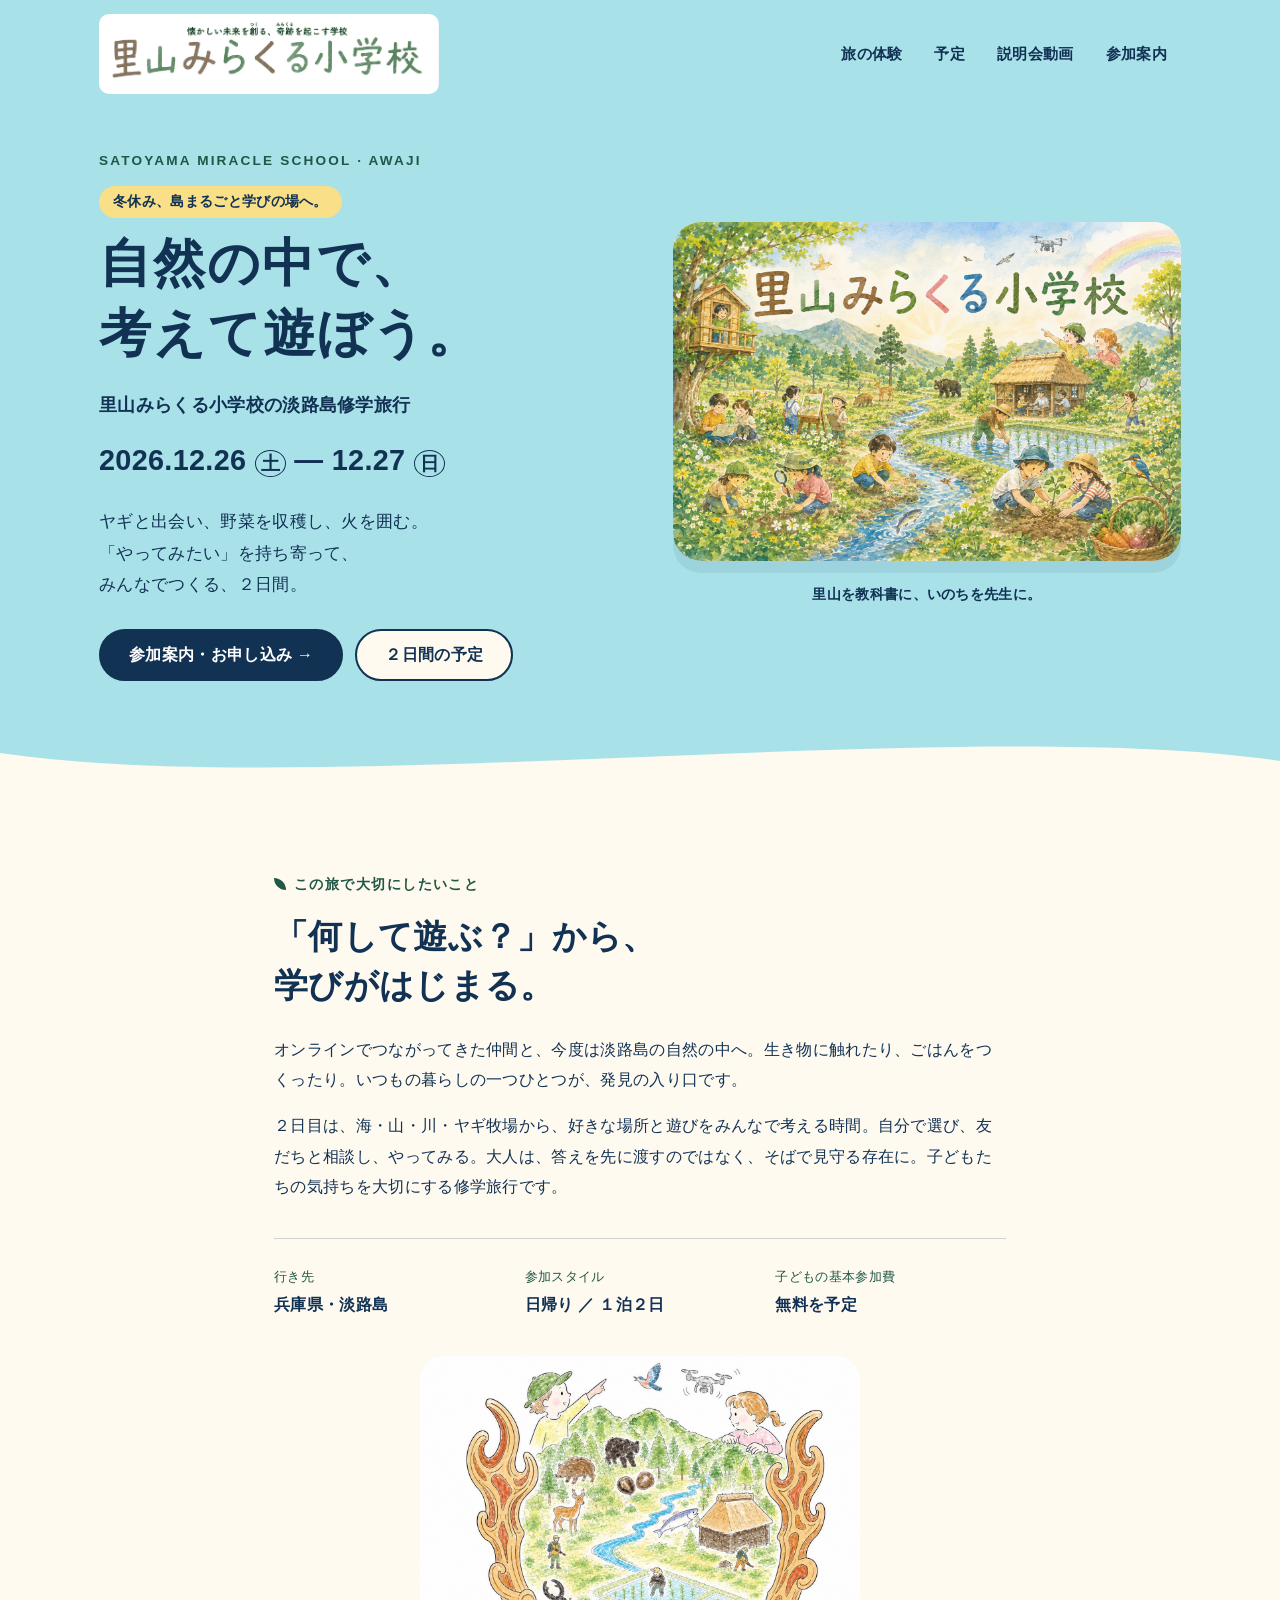
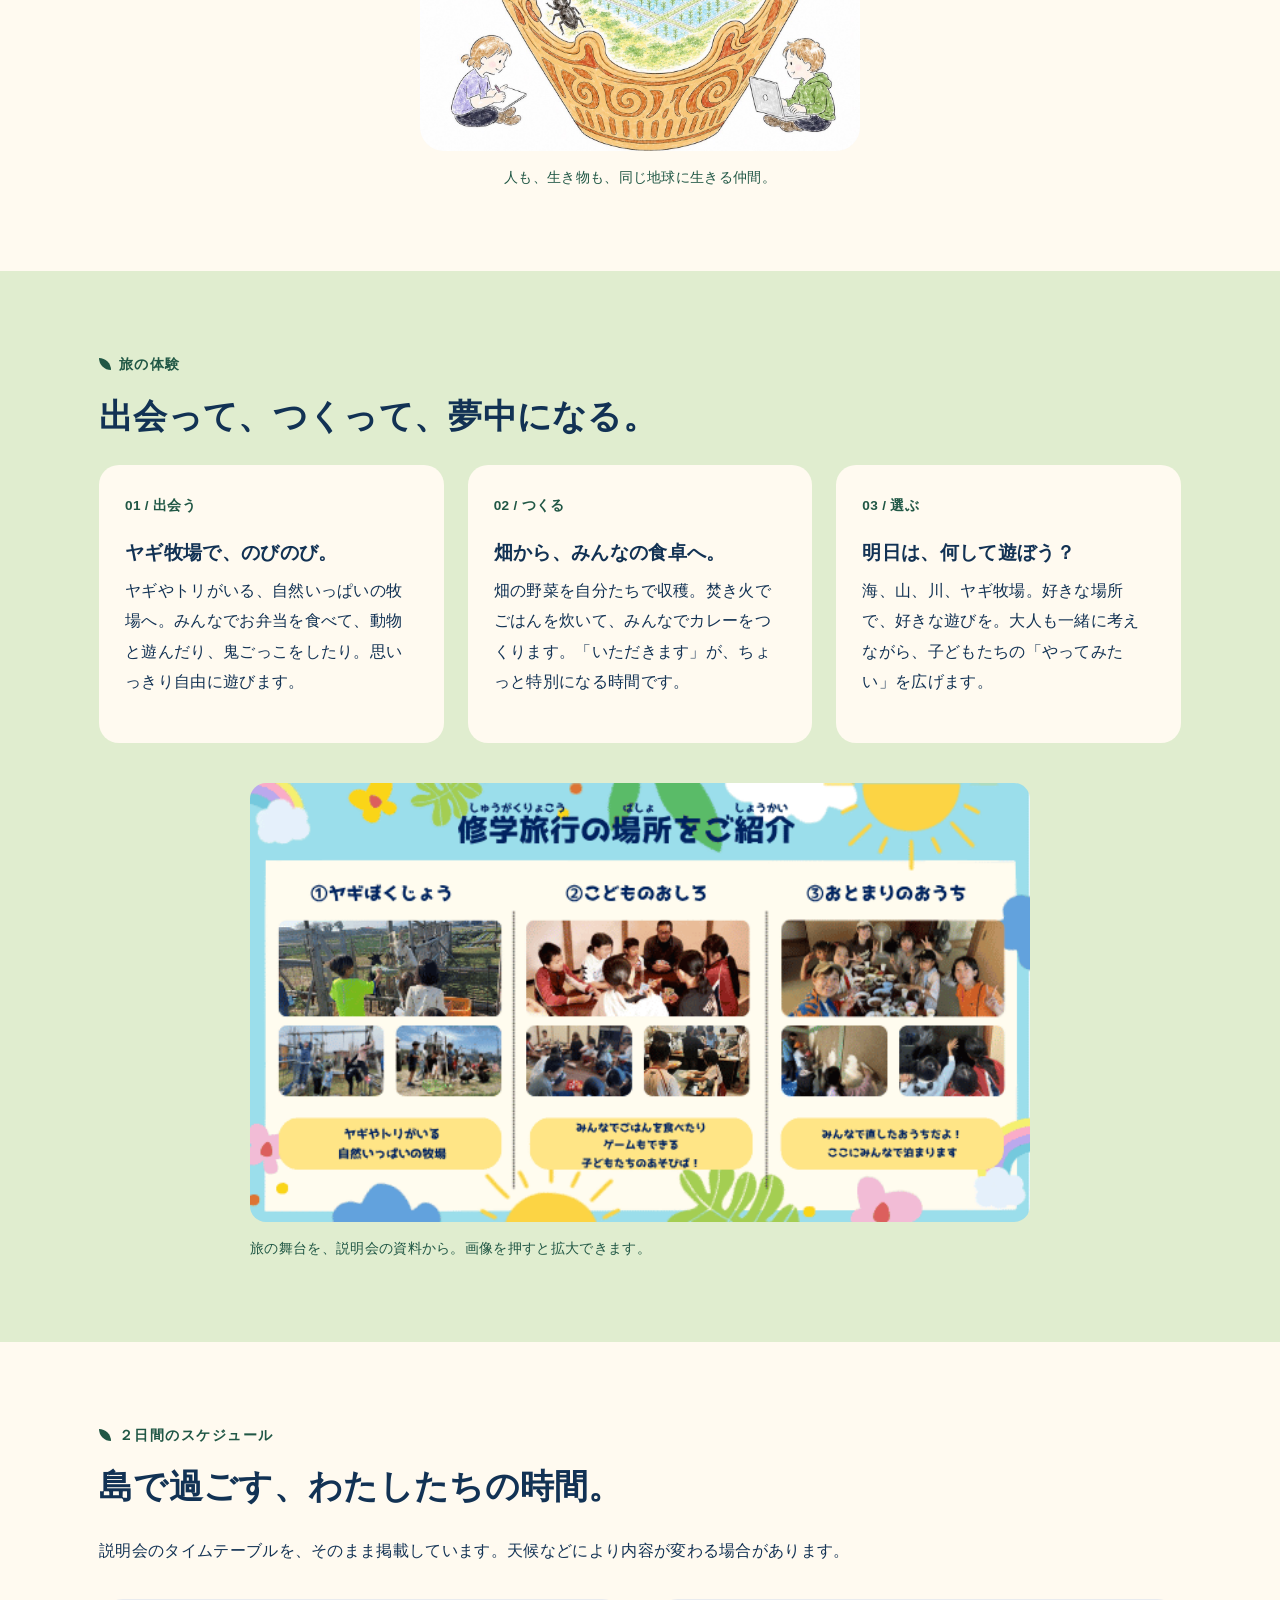
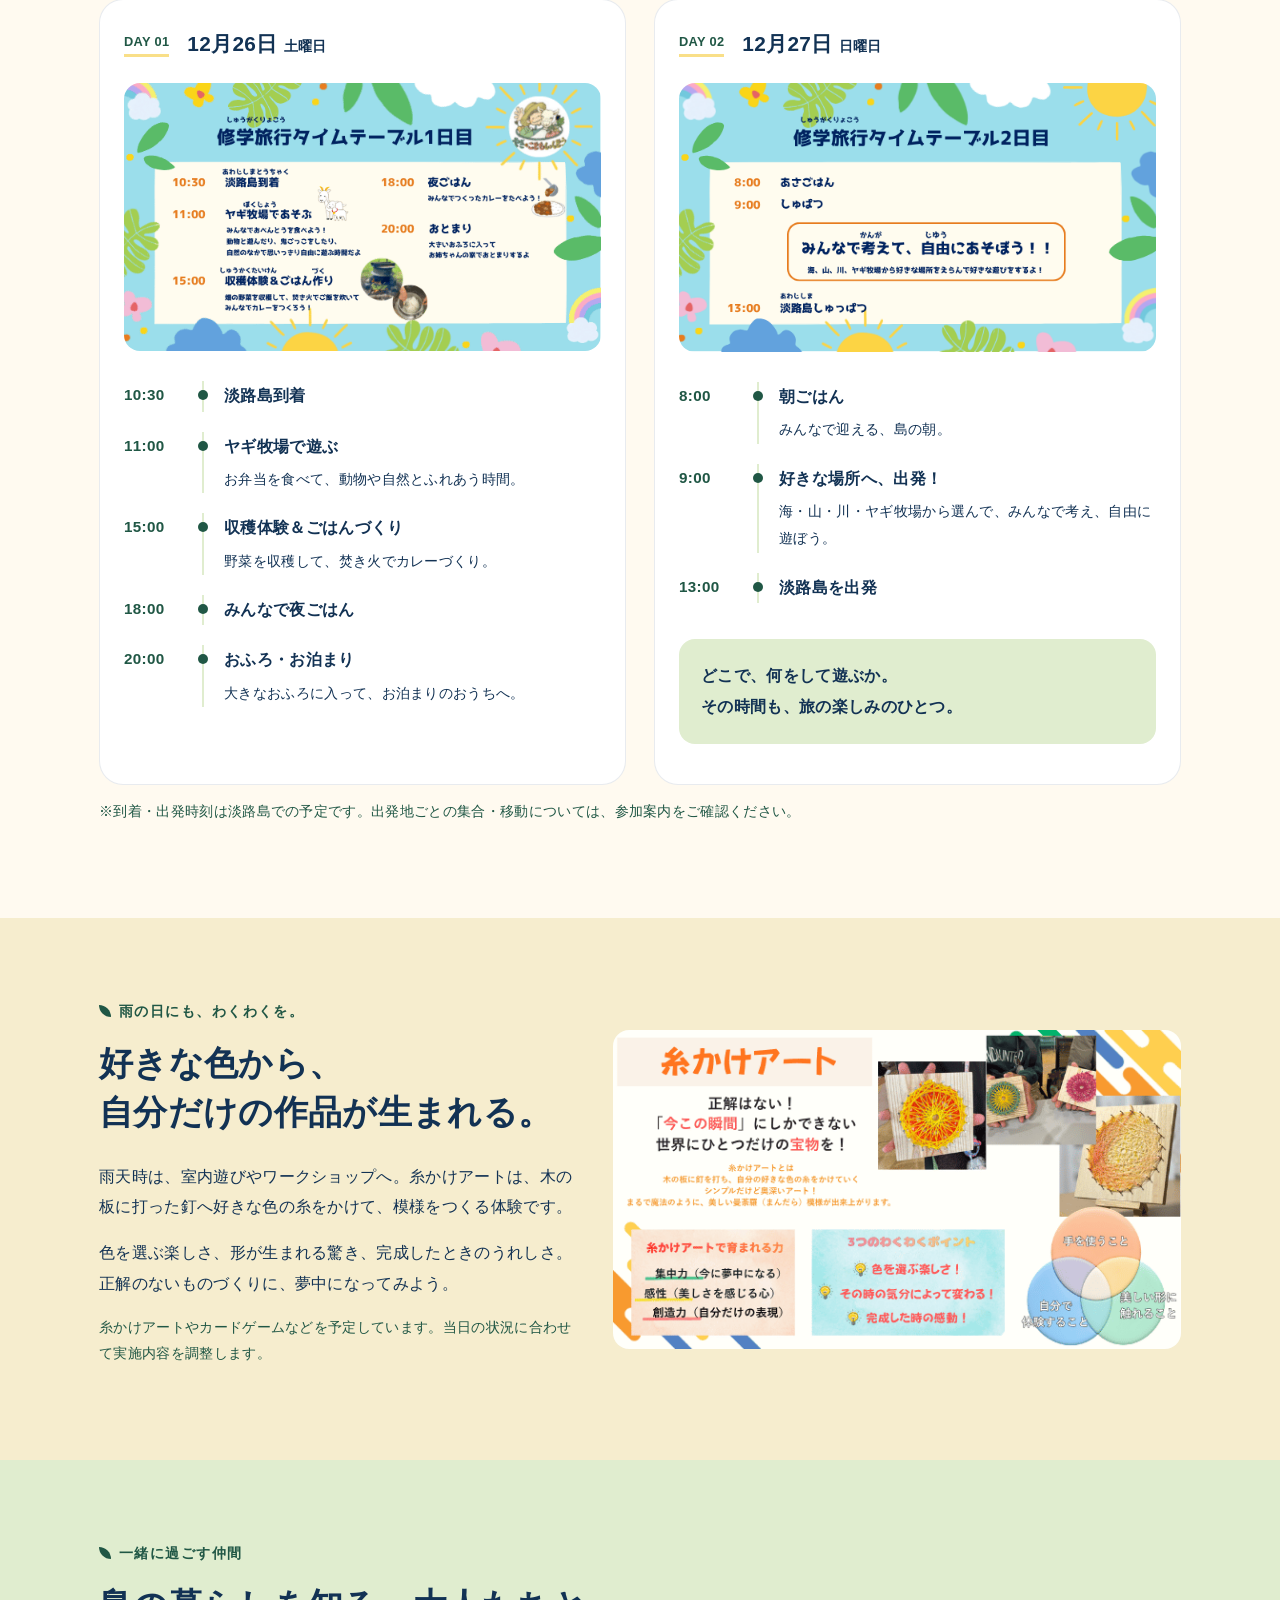
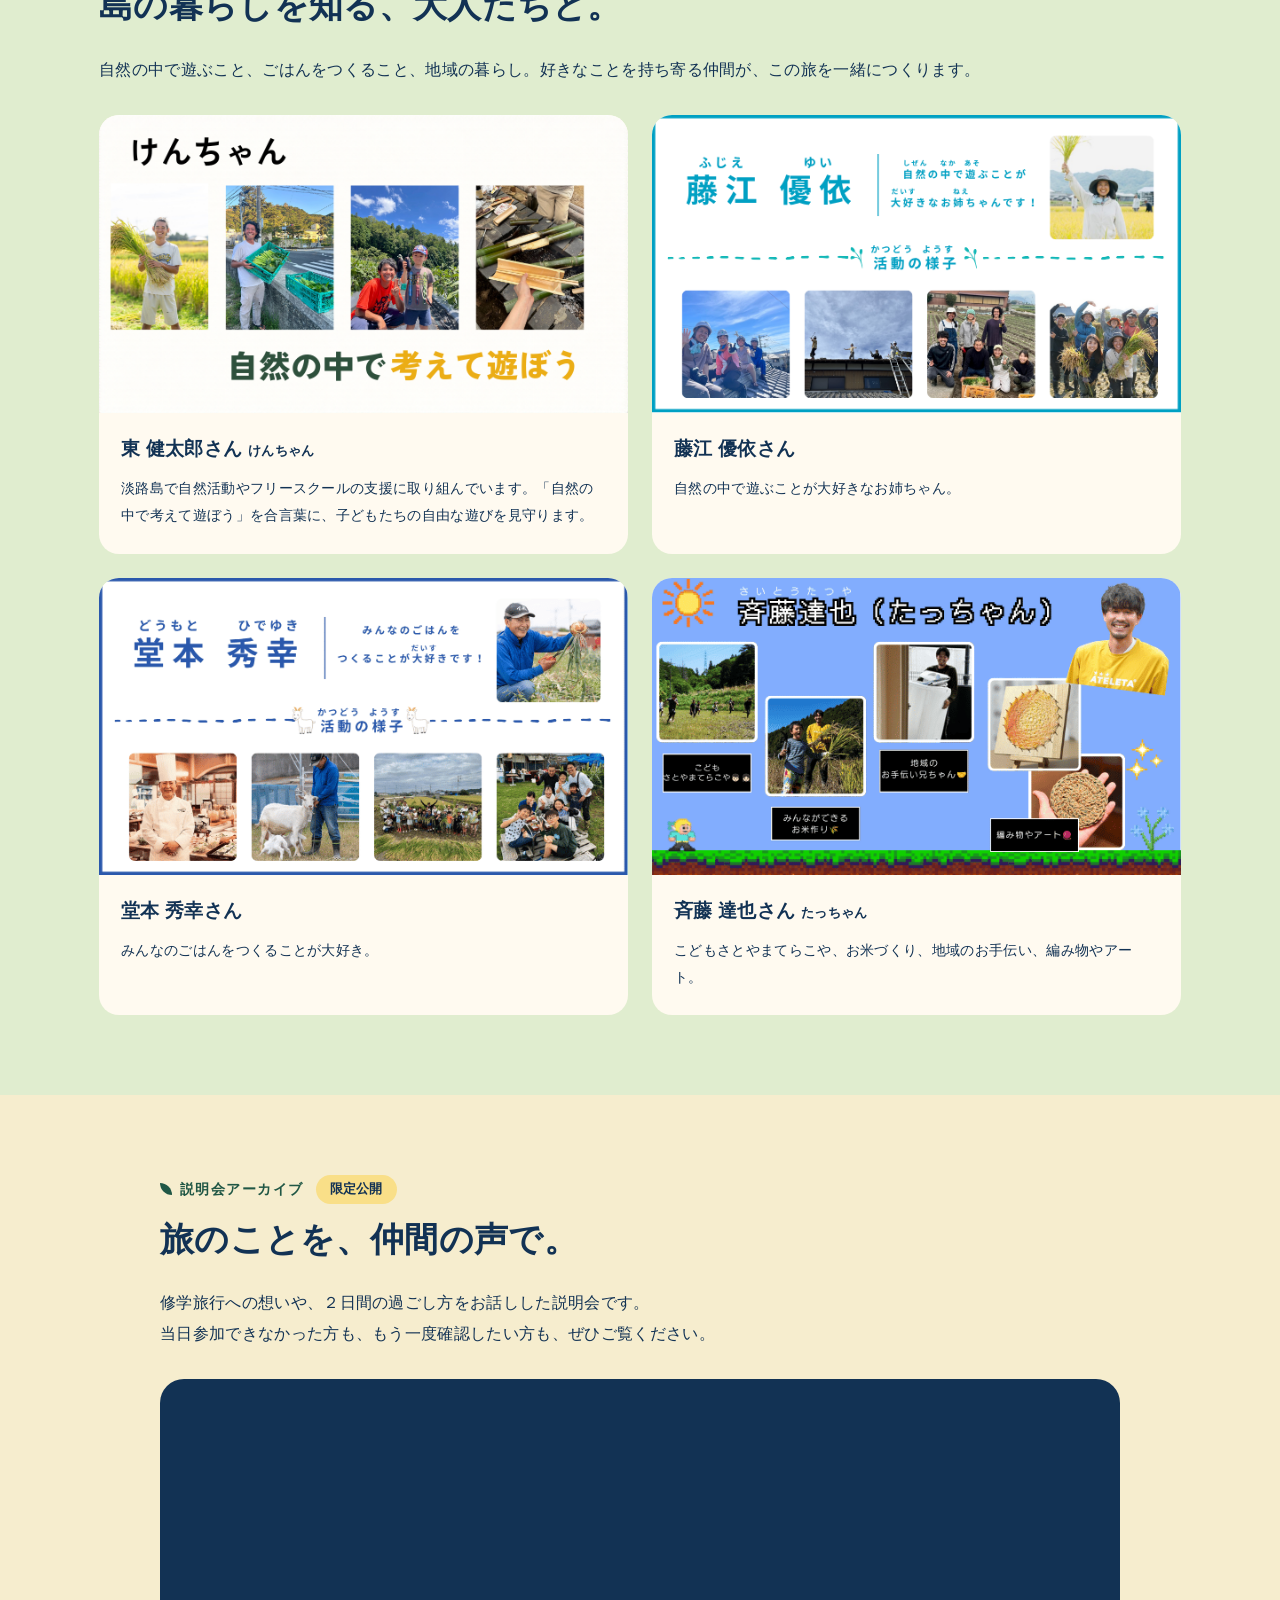
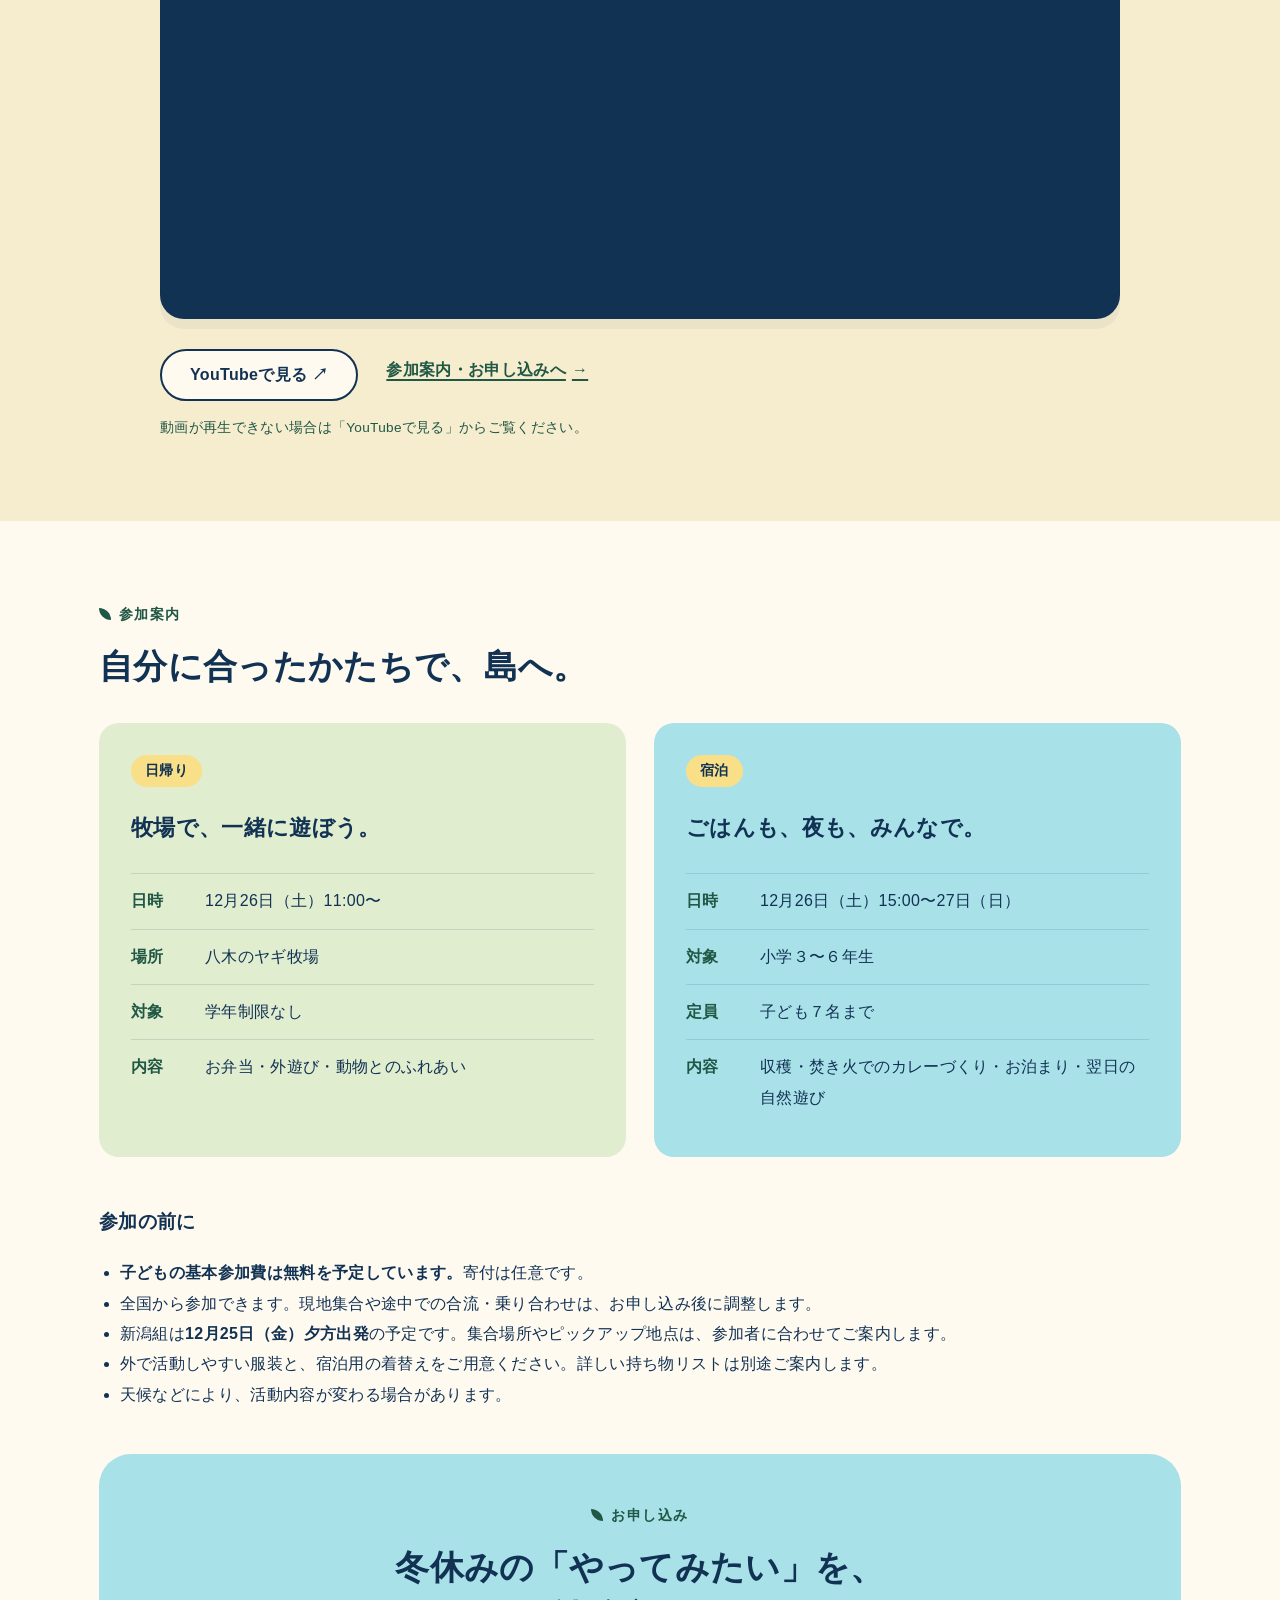
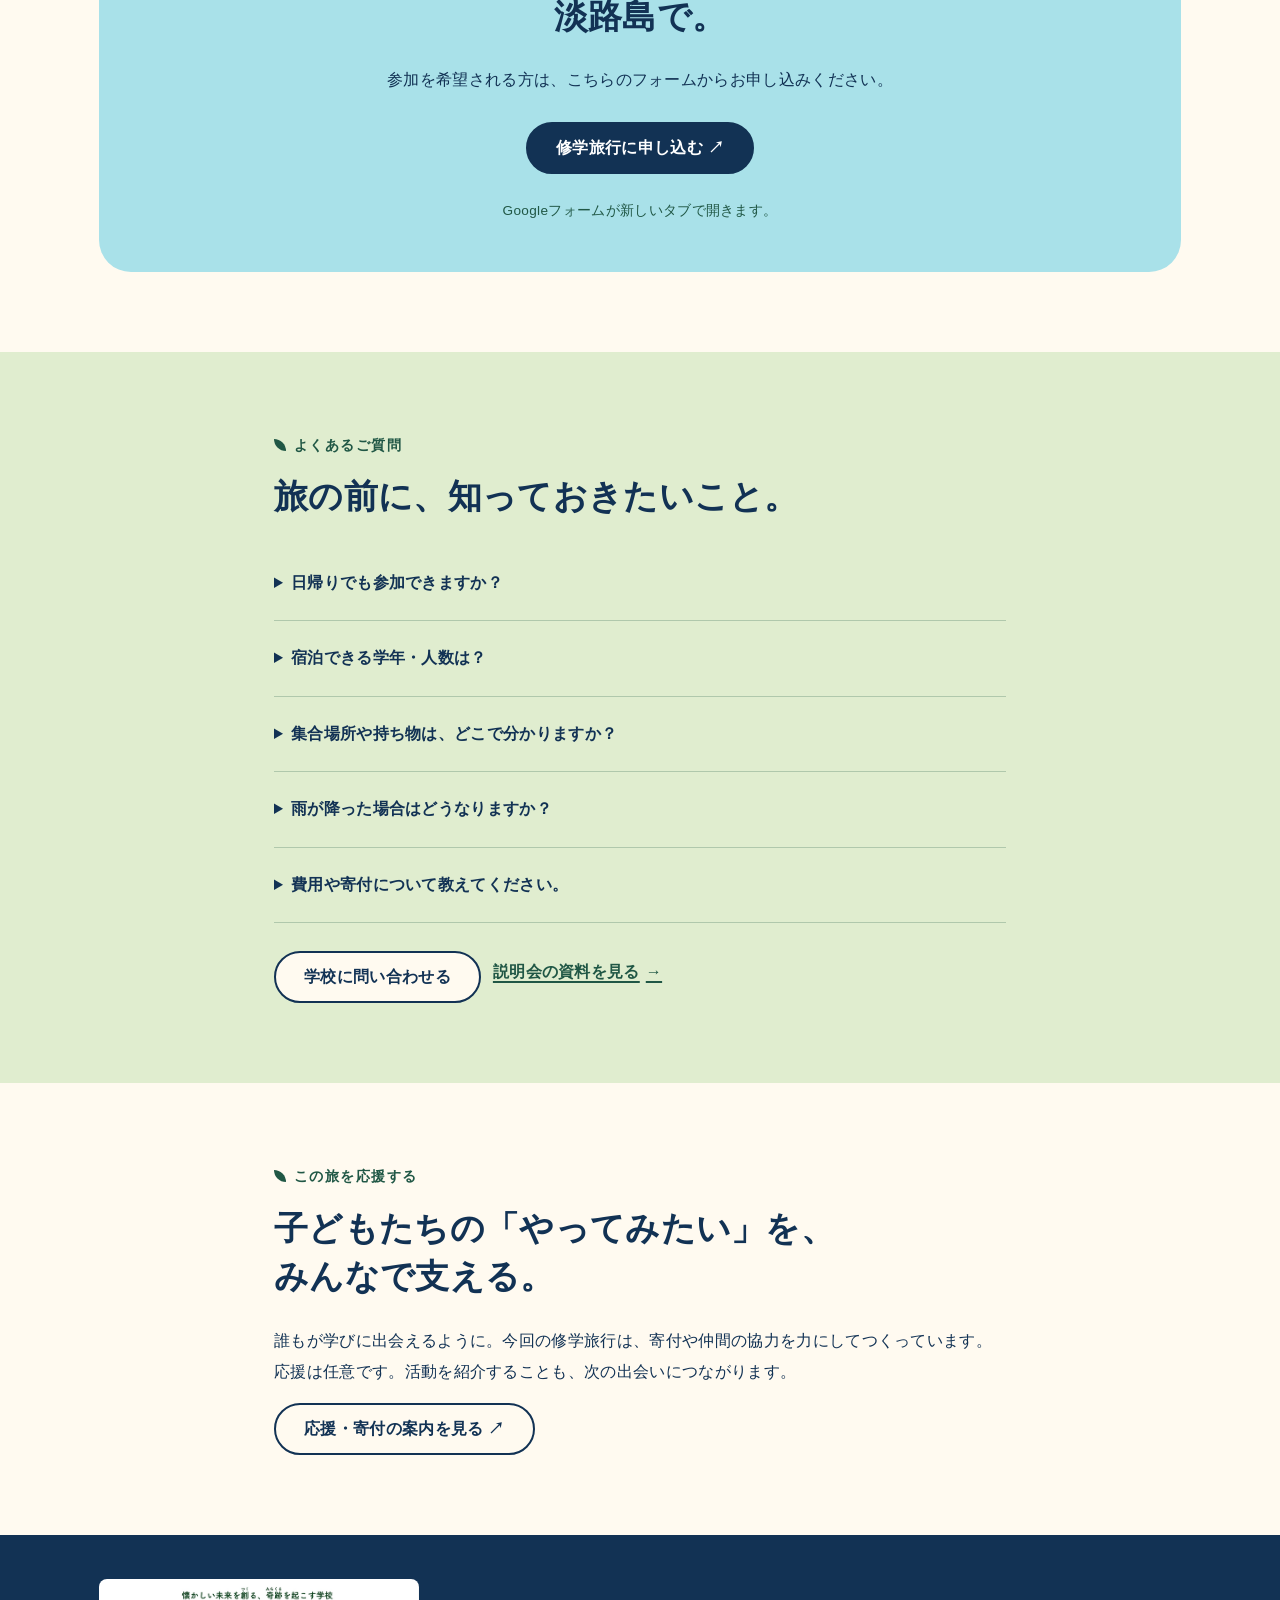
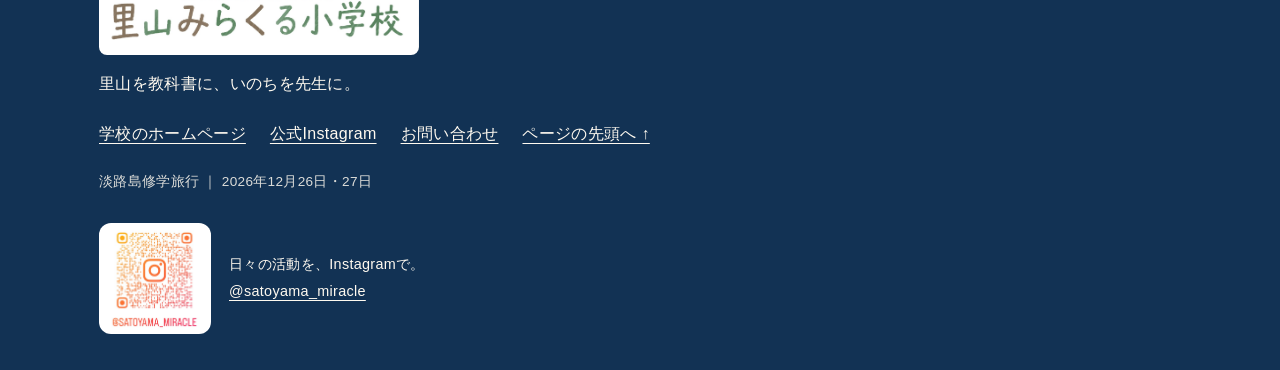
<file: index.html>
<!DOCTYPE html>
<html lang="ja">
<head>
<meta charset="UTF-8"><meta name="viewport" content="width=device-width, initial-scale=1">
<title>淡路島修学旅行｜里山みらくる小学校</title>
<meta name="description" content="2026年12月26日・27日、淡路島で自然の中から学ぶ修学旅行。ヤギ牧場、収穫、焚き火のごはんづくり。日帰り・宿泊の参加案内と２日間のスケジュール。">
<link rel="icon" href="images/school-emblem.jpg" type="image/jpeg"><link rel="stylesheet" href="style.css"><script src="script.js" defer></script>
<link rel="stylesheet" href="brand.css">
</head>
<body>
<a class="skip-link" href="#main">本文へ移動</a>
<header class="site-header"><div class="container header-inner"><a class="brand" href="https://kento711.github.io/satoyama-miracle-lp/"><img class="school-wordmark" src="images/school-wordmark.png" alt="里山みらくる小学校 — 懐かしい未来を創る、奇跡を起こす学校" width="1446" height="342"></a><nav class="global-nav" aria-label="ページ内メニュー"><ul><li><a href="#experience">旅の体験</a></li><li><a href="#schedule">予定</a></li><li><a href="#archive">説明会動画</a></li><li><a href="#join">参加案内</a></li></ul></nav></div></header>
<main id="main">
<section class="hero" id="top"><div class="container hero-inner"><div><p class="eyebrow">SATOYAMA MIRACLE SCHOOL · AWAJI</p><p class="badge">冬休み、島まるごと学びの場へ。</p><h1>自然の中で、<br>考えて遊ぼう。</h1><p class="hero-subtitle">里山みらくる小学校の<br class="mobile-only">淡路島修学旅行</p><p class="hero-date">2026.12.26 <small>土</small> — 12.27 <small>日</small></p><p class="hero-lead">ヤギと出会い、野菜を収穫し、火を囲む。<br>「やってみたい」を持ち寄って、<br>みんなでつくる、２日間。</p><div class="btn-group"><a class="btn btn-primary" href="#join">参加案内・お申し込み →</a><a class="btn btn-secondary" href="#schedule">２日間の予定</a></div></div><div class="hero-art"><img src="images/school-cover.jpg" alt="里山みらくる小学校のシンボルイラスト。森や川、田んぼで子どもたちが生き物や地域の暮らしに出会う風景" width="1536" height="1024" fetchpriority="high"><p class="art-caption">里山を教科書に、いのちを先生に。</p></div></div><svg class="hero-curve" viewBox="0 0 1440 90" preserveAspectRatio="none" aria-hidden="true"><path d="M0 40 C360 100 1080 -10 1440 50 V90 H0Z" fill="#FFFAF0"/></svg></section>
<section class="section" id="about"><div class="container narrow"><p class="section-label">この旅で大切にしたいこと</p><h2>「何して遊ぶ？」から、<br>学びがはじまる。</h2><p>オンラインでつながってきた仲間と、今度は淡路島の自然の中へ。生き物に触れたり、ごはんをつくったり。いつもの暮らしの一つひとつが、発見の入り口です。</p><p>２日目は、海・山・川・ヤギ牧場から、好きな場所と遊びをみんなで考える時間。自分で選び、友だちと相談し、やってみる。大人は、答えを先に渡すのではなく、そばで見守る存在に。子どもたちの気持ちを大切にする修学旅行です。</p><div class="quick-facts"><div><small>行き先</small><strong>兵庫県・淡路島</strong></div><div><small>参加スタイル</small><strong>日帰り ／ １泊２日</strong></div><div><small>子どもの基本参加費</small><strong>無料を予定</strong></div></div><figure class="school-symbol"><img src="images/school-emblem.jpg" width="1324" height="1188" loading="lazy" alt="土器の中に森・川・田んぼと生き物が広がり、子どもたちが学ぶ里山みらくる小学校のシンボル"><figcaption>人も、生き物も、同じ地球に生きる仲間。</figcaption></figure></div></section>
<section class="section section-tint" id="experience"><div class="container"><p class="section-label">旅の体験</p><h2>出会って、つくって、夢中になる。</h2><ul class="cards"><li class="card"><span class="activity-number">01 / 出会う</span><h3>ヤギ牧場で、のびのび。</h3><p>ヤギやトリがいる、自然いっぱいの牧場へ。みんなでお弁当を食べて、動物と遊んだり、鬼ごっこをしたり。思いっきり自由に遊びます。</p></li><li class="card"><span class="activity-number">02 / つくる</span><h3>畑から、みんなの食卓へ。</h3><p>畑の野菜を自分たちで収穫。焚き火でごはんを炊いて、みんなでカレーをつくります。「いただきます」が、ちょっと特別になる時間です。</p></li><li class="card"><span class="activity-number">03 / 選ぶ</span><h3>明日は、何して遊ぼう？</h3><p>海、山、川、ヤギ牧場。好きな場所で、好きな遊びを。大人も一緒に考えながら、子どもたちの「やってみたい」を広げます。</p></li></ul><figure class="wide-slide"><button class="image-button" data-image="images/slide-7.png" data-title="修学旅行の場所をご紹介" aria-label="旅の場所の紹介資料を拡大"><img src="images/slide-7.png" width="596" height="335" loading="lazy" alt="ヤギ牧場、こどものおしろ、お泊まりのおうちの写真をまとめた説明会資料"></button><figcaption>旅の舞台を、説明会の資料から。画像を押すと拡大できます。</figcaption></figure></div></section>
<section class="section" id="schedule"><div class="container"><p class="section-label">２日間のスケジュール</p><h2>島で過ごす、わたしたちの時間。</h2><p>説明会のタイムテーブルを、そのまま掲載しています。天候などにより内容が変わる場合があります。</p><div class="schedule-grid"><article class="day"><div class="day-heading"><span>DAY 01</span><h3>12月26日 <small>土曜日</small></h3></div><button class="image-button" data-image="images/slide-5.png" data-title="１日目のタイムテーブル" aria-label="１日目のタイムテーブルを拡大"><img src="images/slide-5.png" width="596" height="335" loading="lazy" alt="１日目のタイムテーブル。詳細は以下のテキストにも掲載"></button><ol class="timeline"><li><time>10:30</time><div><strong>淡路島到着</strong></div></li><li><time>11:00</time><div><strong>ヤギ牧場で遊ぶ</strong><p>お弁当を食べて、動物や自然とふれあう時間。</p></div></li><li><time>15:00</time><div><strong>収穫体験＆ごはんづくり</strong><p>野菜を収穫して、焚き火でカレーづくり。</p></div></li><li><time>18:00</time><div><strong>みんなで夜ごはん</strong></div></li><li><time>20:00</time><div><strong>おふろ・お泊まり</strong><p>大きなおふろに入って、お泊まりのおうちへ。</p></div></li></ol></article><article class="day"><div class="day-heading"><span>DAY 02</span><h3>12月27日 <small>日曜日</small></h3></div><button class="image-button" data-image="images/slide-6.png" data-title="２日目のタイムテーブル" aria-label="２日目のタイムテーブルを拡大"><img src="images/slide-6.png" width="596" height="335" loading="lazy" alt="２日目のタイムテーブル。詳細は以下のテキストにも掲載"></button><ol class="timeline"><li><time>8:00</time><div><strong>朝ごはん</strong><p>みんなで迎える、島の朝。</p></div></li><li><time>9:00</time><div><strong>好きな場所へ、出発！</strong><p>海・山・川・ヤギ牧場から選んで、みんなで考え、自由に遊ぼう。</p></div></li><li><time>13:00</time><div><strong>淡路島を出発</strong></div></li></ol><p class="day-note">どこで、何をして遊ぶか。<br>その時間も、旅の楽しみのひとつ。</p></article></div><p class="small-note">※到着・出発時刻は淡路島での予定です。出発地ごとの集合・移動については、参加案内をご確認ください。</p></div></section>
<section class="section rain-section" id="rain"><div class="container rain-grid"><div><p class="section-label">雨の日にも、わくわくを。</p><h2>好きな色から、<br>自分だけの作品が生まれる。</h2><p>雨天時は、室内遊びやワークショップへ。糸かけアートは、木の板に打った釘へ好きな色の糸をかけて、模様をつくる体験です。</p><p>色を選ぶ楽しさ、形が生まれる驚き、完成したときのうれしさ。正解のないものづくりに、夢中になってみよう。</p><p class="small-note">糸かけアートやカードゲームなどを予定しています。当日の状況に合わせて実施内容を調整します。</p></div><button class="image-button" data-image="images/slide-8.png" data-title="糸かけアートのご紹介" aria-label="糸かけアートの紹介資料を拡大"><img src="images/slide-8.png" width="596" height="335" loading="lazy" alt="糸かけアートの作り方と３つのわくわくポイントの紹介資料"></button></div></section>
<section class="section section-tint" id="people"><div class="container"><p class="section-label">一緒に過ごす仲間</p><h2>島の暮らしを知る、大人たちと。</h2><p>自然の中で遊ぶこと、ごはんをつくること、地域の暮らし。好きなことを持ち寄る仲間が、この旅を一緒につくります。</p><div class="people-grid"><article class="person"><img src="images/slide-1.png" width="596" height="335" loading="lazy" alt="東健太郎さん（けんちゃん）の写真と、収穫や自然の中での活動の様子"><h3>東 健太郎さん <small>けんちゃん</small></h3><p>淡路島で自然活動やフリースクールの支援に取り組んでいます。「自然の中で考えて遊ぼう」を合言葉に、子どもたちの自由な遊びを見守ります。</p></article><article class="person"><img src="images/slide-2.png" width="596" height="335" loading="lazy" alt="藤江優依さんの紹介と活動の様子"><h3>藤江 優依さん</h3><p>自然の中で遊ぶことが大好きなお姉ちゃん。</p></article><article class="person"><img src="images/slide-3.png" width="596" height="335" loading="lazy" alt="堂本秀幸さんの紹介と活動の様子"><h3>堂本 秀幸さん</h3><p>みんなのごはんをつくることが大好き。</p></article><article class="person"><img src="images/slide-4.png" width="596" height="335" loading="lazy" alt="斉藤達也さんの紹介資料"><h3>斉藤 達也さん <small>たっちゃん</small></h3><p>こどもさとやまてらこや、お米づくり、地域のお手伝い、編み物やアート。</p></article></div></div></section>
<section class="section archive-section" id="archive" aria-labelledby="archive-title"><div class="container archive-inner"><div class="archive-heading"><p class="section-label">説明会アーカイブ</p><span class="badge">限定公開</span></div><h2 id="archive-title">旅のことを、仲間の声で。</h2><p class="archive-lead">修学旅行への想いや、２日間の過ごし方をお話しした説明会です。<br>当日参加できなかった方も、もう一度確認したい方も、ぜひご覧ください。</p><div class="video-frame"><iframe src="https://www.youtube-nocookie.com/embed/Q54aX_REFNQ" title="12月26–27日 淡路島修学旅行 説明会アーカイブ" width="960" height="540" loading="lazy" allow="accelerometer; autoplay; clipboard-write; encrypted-media; gyroscope; picture-in-picture; web-share" referrerpolicy="strict-origin-when-cross-origin" allowfullscreen></iframe></div><div class="archive-actions"><a class="btn btn-secondary" href="https://youtu.be/Q54aX_REFNQ" target="_blank" rel="noopener">YouTubeで見る ↗</a><a class="card-link" href="#join">参加案内・お申し込みへ</a></div><p class="small-note">動画が再生できない場合は「YouTubeで見る」からご覧ください。</p></div></section>
<section class="section" id="join"><div class="container"><p class="section-label">参加案内</p><h2>自分に合ったかたちで、島へ。</h2><div class="join-plans"><article class="plan"><span class="badge">日帰り</span><h3>牧場で、一緒に遊ぼう。</h3><dl class="info-list"><div><dt>日時</dt><dd>12月26日（土）11:00〜</dd></div><div><dt>場所</dt><dd>八木のヤギ牧場</dd></div><div><dt>対象</dt><dd>学年制限なし</dd></div><div><dt>内容</dt><dd>お弁当・外遊び・動物とのふれあい</dd></div></dl></article><article class="plan stay-plan"><span class="badge">宿泊</span><h3>ごはんも、夜も、みんなで。</h3><dl class="info-list"><div><dt>日時</dt><dd>12月26日（土）15:00〜27日（日）</dd></div><div><dt>対象</dt><dd>小学３〜６年生</dd></div><div><dt>定員</dt><dd>子ども７名まで</dd></div><div><dt>内容</dt><dd>収穫・焚き火でのカレーづくり・お泊まり・翌日の自然遊び</dd></div></dl></article></div><div class="practical"><h3>参加の前に</h3><ul><li><strong>子どもの基本参加費は無料を予定しています。</strong>寄付は任意です。</li><li>全国から参加できます。現地集合や途中での合流・乗り合わせは、お申し込み後に調整します。</li><li>新潟組は<strong>12月25日（金）夕方出発</strong>の予定です。集合場所やピックアップ地点は、参加者に合わせてご案内します。</li><li>外で活動しやすい服装と、宿泊用の着替えをご用意ください。詳しい持ち物リストは別途ご案内します。</li><li>天候などにより、活動内容が変わる場合があります。</li></ul></div><div class="apply"><p class="section-label">お申し込み</p><h2>冬休みの「やってみたい」を、<br>淡路島で。</h2><p>参加を希望される方は、こちらのフォームからお申し込みください。</p><a class="btn btn-primary" href="https://forms.gle/irHyiPhkLnPzuWyn7" target="_blank" rel="noopener">修学旅行に申し込む ↗</a><p class="small-note">Googleフォームが新しいタブで開きます。</p></div></div></section>
<section class="section section-tint" id="faq"><div class="container narrow"><p class="section-label">よくあるご質問</p><h2>旅の前に、知っておきたいこと。</h2><details><summary>日帰りでも参加できますか？</summary><p>はい。12月26日11:00からのヤギ牧場での活動は、日帰りで参加できます。学年制限はありません。</p></details><details><summary>宿泊できる学年・人数は？</summary><p>宿泊は小学３〜６年生、子ども７名までの予定です。お申し込みは参加フォームからお願いします。</p></details><details><summary>集合場所や持ち物は、どこで分かりますか？</summary><p>集合・乗り合わせ・持ち物の詳細は、お申し込み後にご案内します。ご不明な点は学校へお問い合わせください。</p></details><details><summary>雨が降った場合はどうなりますか？</summary><p>室内遊びや、糸かけアートなどのワークショップを予定しています。天候と子どもたちの様子に合わせて内容を調整します。</p></details><details><summary>費用や寄付について教えてください。</summary><p>子どもの基本参加費は無料を予定しており、寄付は任意です。食費や交通費を寄付で支える方針です。出発地や参加方法による費用の扱い、お小遣いなどの個人負担については、お申し込み時にご確認ください。</p></details><div class="btn-group"><a class="btn btn-secondary" href="mailto:satoyama.miracle@gmail.com">学校に問い合わせる</a><a class="card-link" href="https://canva.link/8v6ao3aaefg08b5" target="_blank" rel="noopener">説明会の資料を見る</a></div></div></section>
<section class="section" id="support"><div class="container narrow"><p class="section-label">この旅を応援する</p><h2>子どもたちの「やってみたい」を、<br>みんなで支える。</h2><p>誰もが学びに出会えるように。今回の修学旅行は、寄付や仲間の協力を力にしてつくっています。応援は任意です。活動を紹介することも、次の出会いにつながります。</p><a class="btn btn-secondary" href="donate.html">応援・寄付の案内を見る ↗</a></div></section></main>
<footer class="site-footer"><div class="container footer-inner"><p class="footer-brand"><img class="school-wordmark" src="images/school-wordmark.png" alt="里山みらくる小学校 — 懐かしい未来を創る、奇跡を起こす学校" width="1446" height="342"></p><p>里山を教科書に、いのちを先生に。</p><ul class="footer-links"><li><a href="https://kento711.github.io/satoyama-miracle-lp/">学校のホームページ</a></li><li><a href="https://www.instagram.com/satoyama_miracle/" target="_blank" rel="noopener">公式Instagram</a></li><li><a href="mailto:satoyama.miracle@gmail.com">お問い合わせ</a></li><li><a href="#top">ページの先頭へ ↑</a></li></ul><p class="footer-members">淡路島修学旅行 ｜ 2026年12月26日・27日</p><div class="footer-social"><a href="https://www.instagram.com/satoyama_miracle/" target="_blank" rel="noopener" aria-label="里山みらくる小学校の公式Instagram"><img src="images/instagram-qr.png" width="454" height="448" loading="lazy" alt="公式Instagram @satoyama_miracle のQRコード"></a><p>日々の活動を、Instagramで。<br><a href="https://www.instagram.com/satoyama_miracle/" target="_blank" rel="noopener">@satoyama_miracle</a></p></div></div></footer>
<dialog id="image-dialog" aria-labelledby="image-title"><div class="dialog-bar"><h2 id="image-title">説明会資料</h2><button type="button" id="close-dialog" aria-label="画像を閉じる">閉じる ×</button></div><img id="expanded-image" alt=""></dialog>
</body></html>
</file>
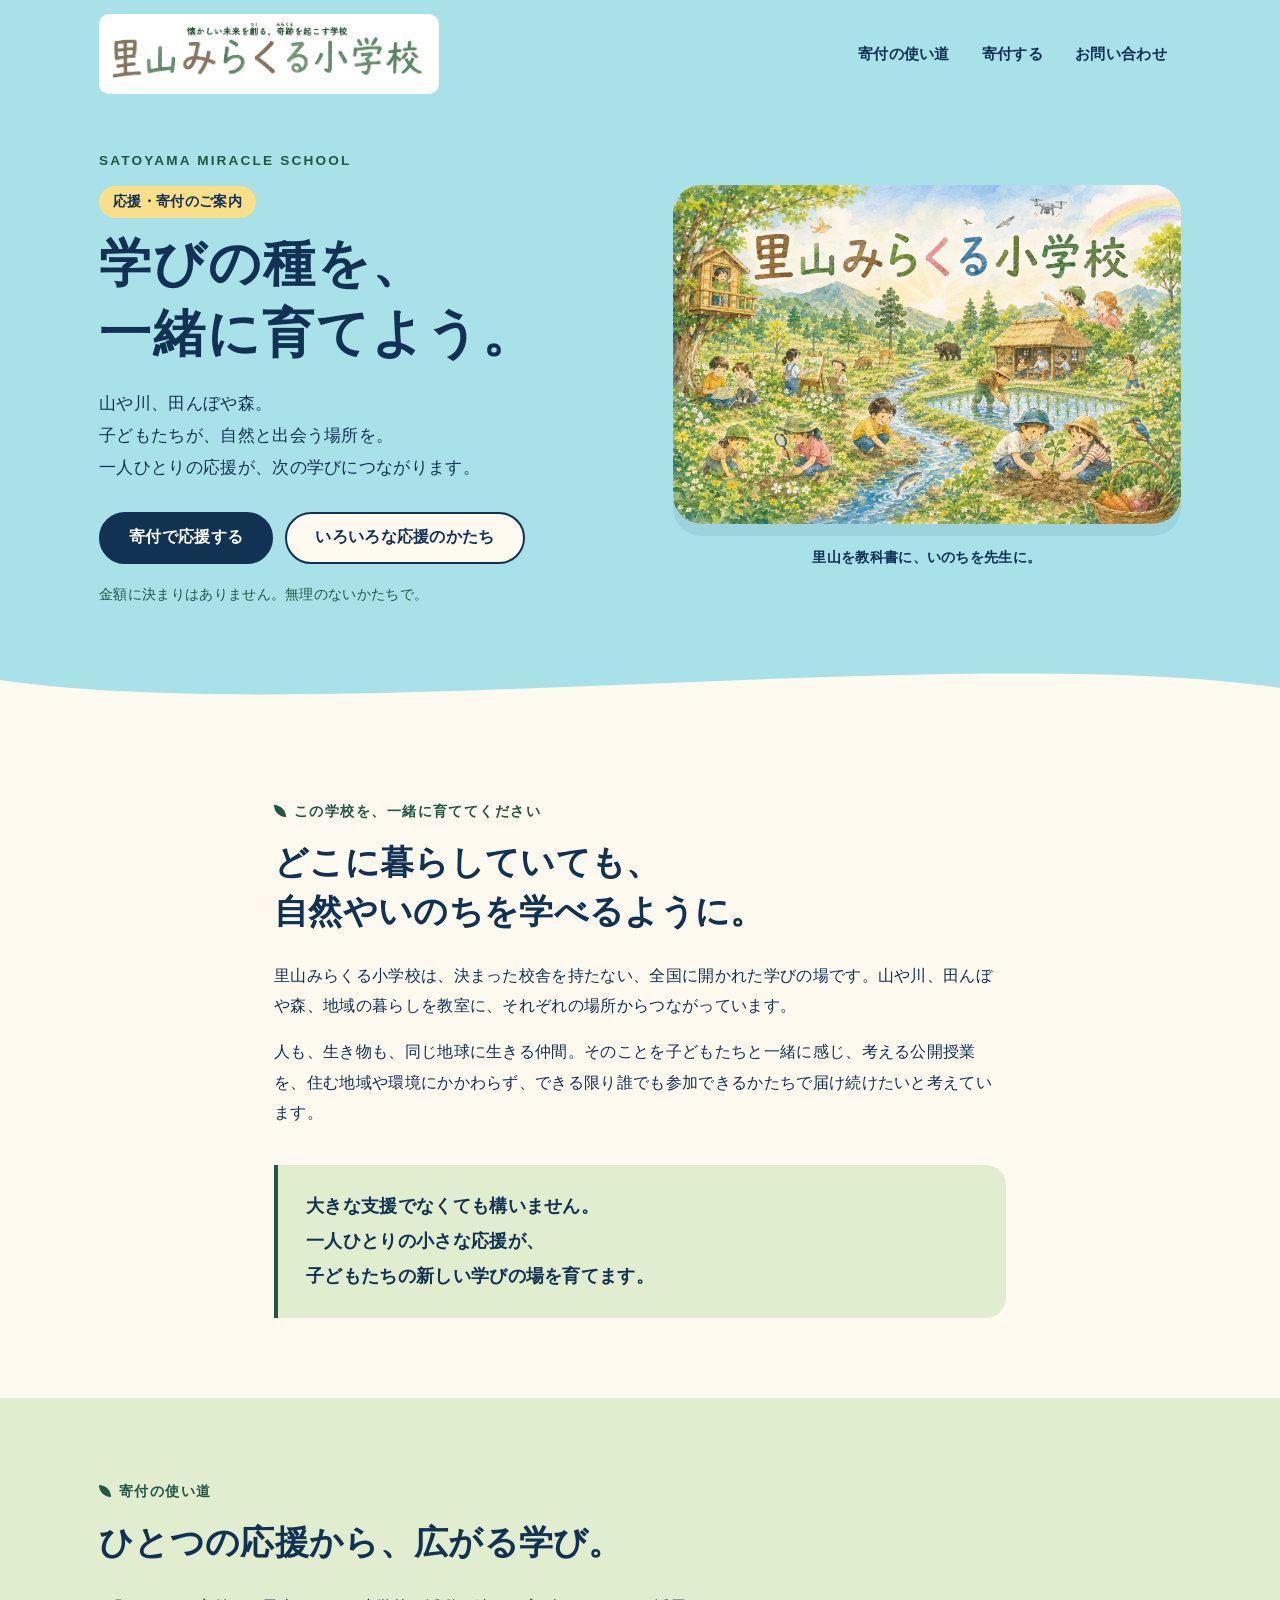
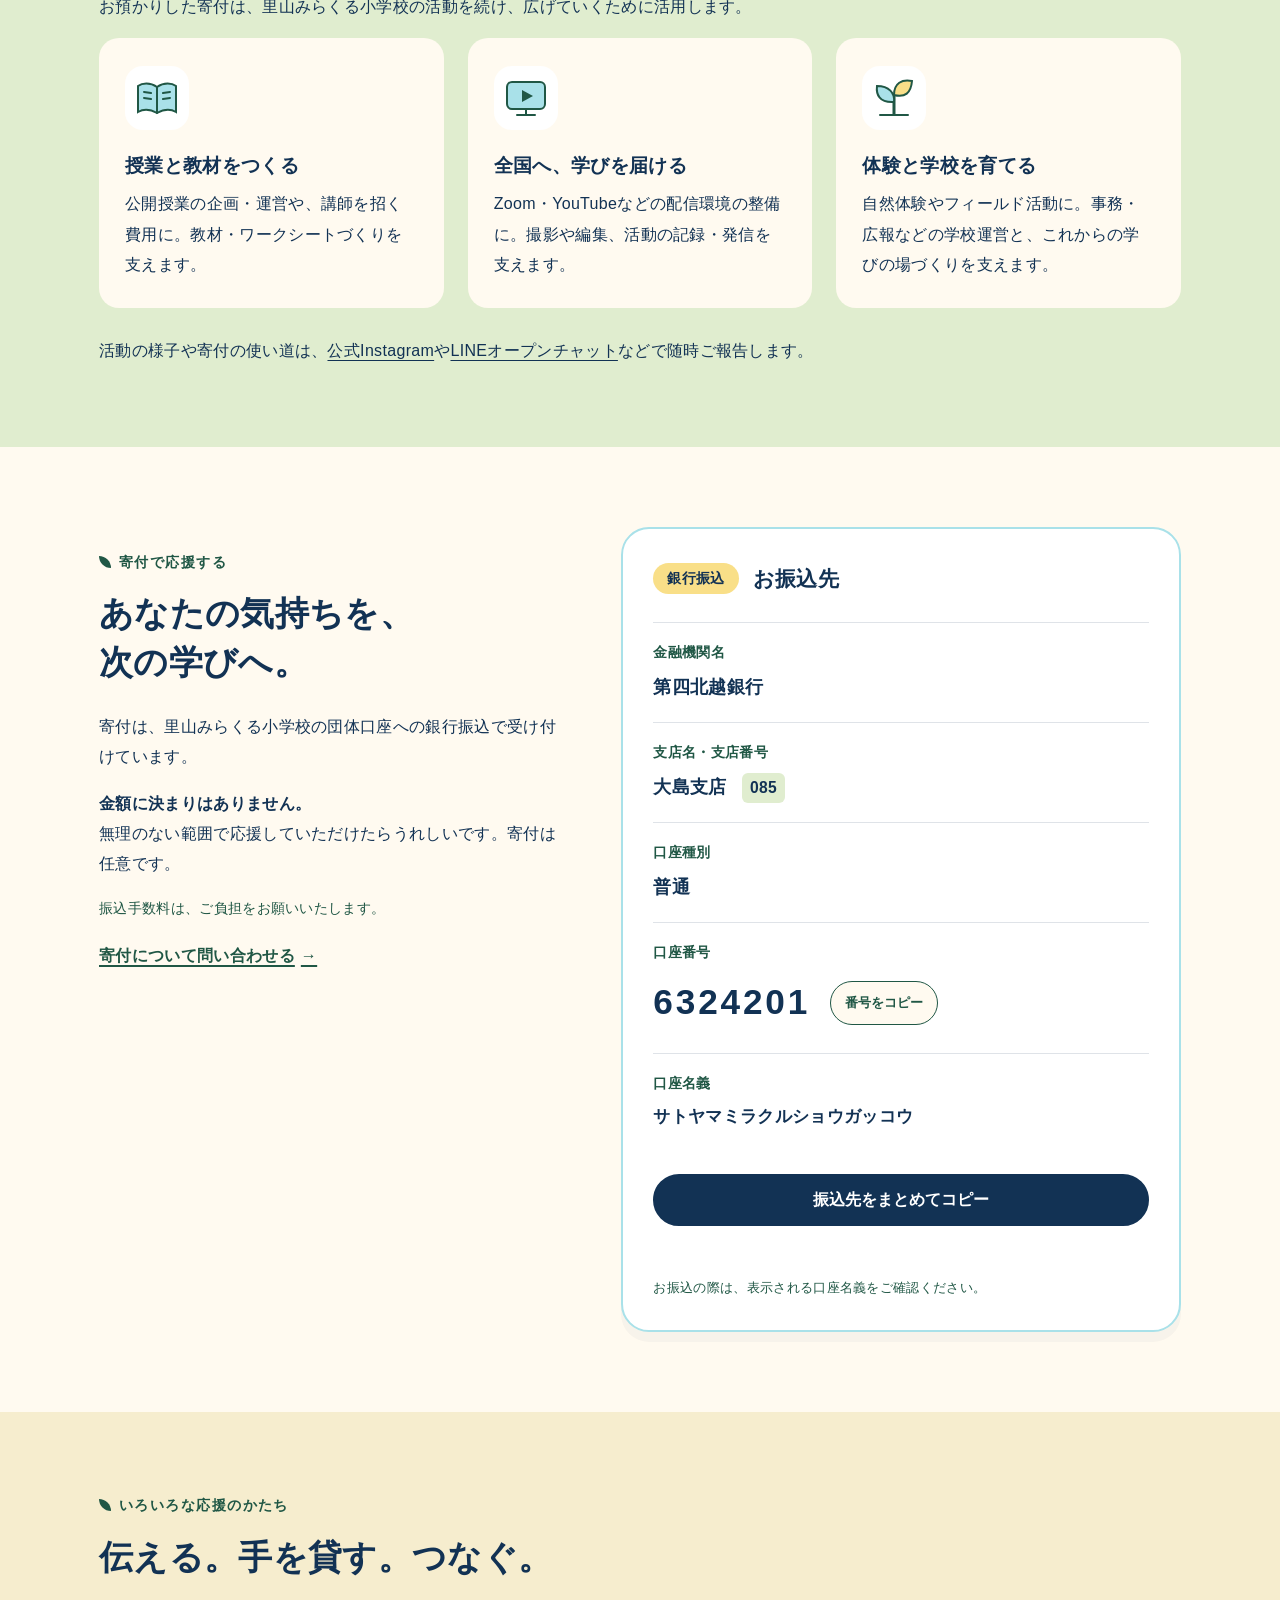
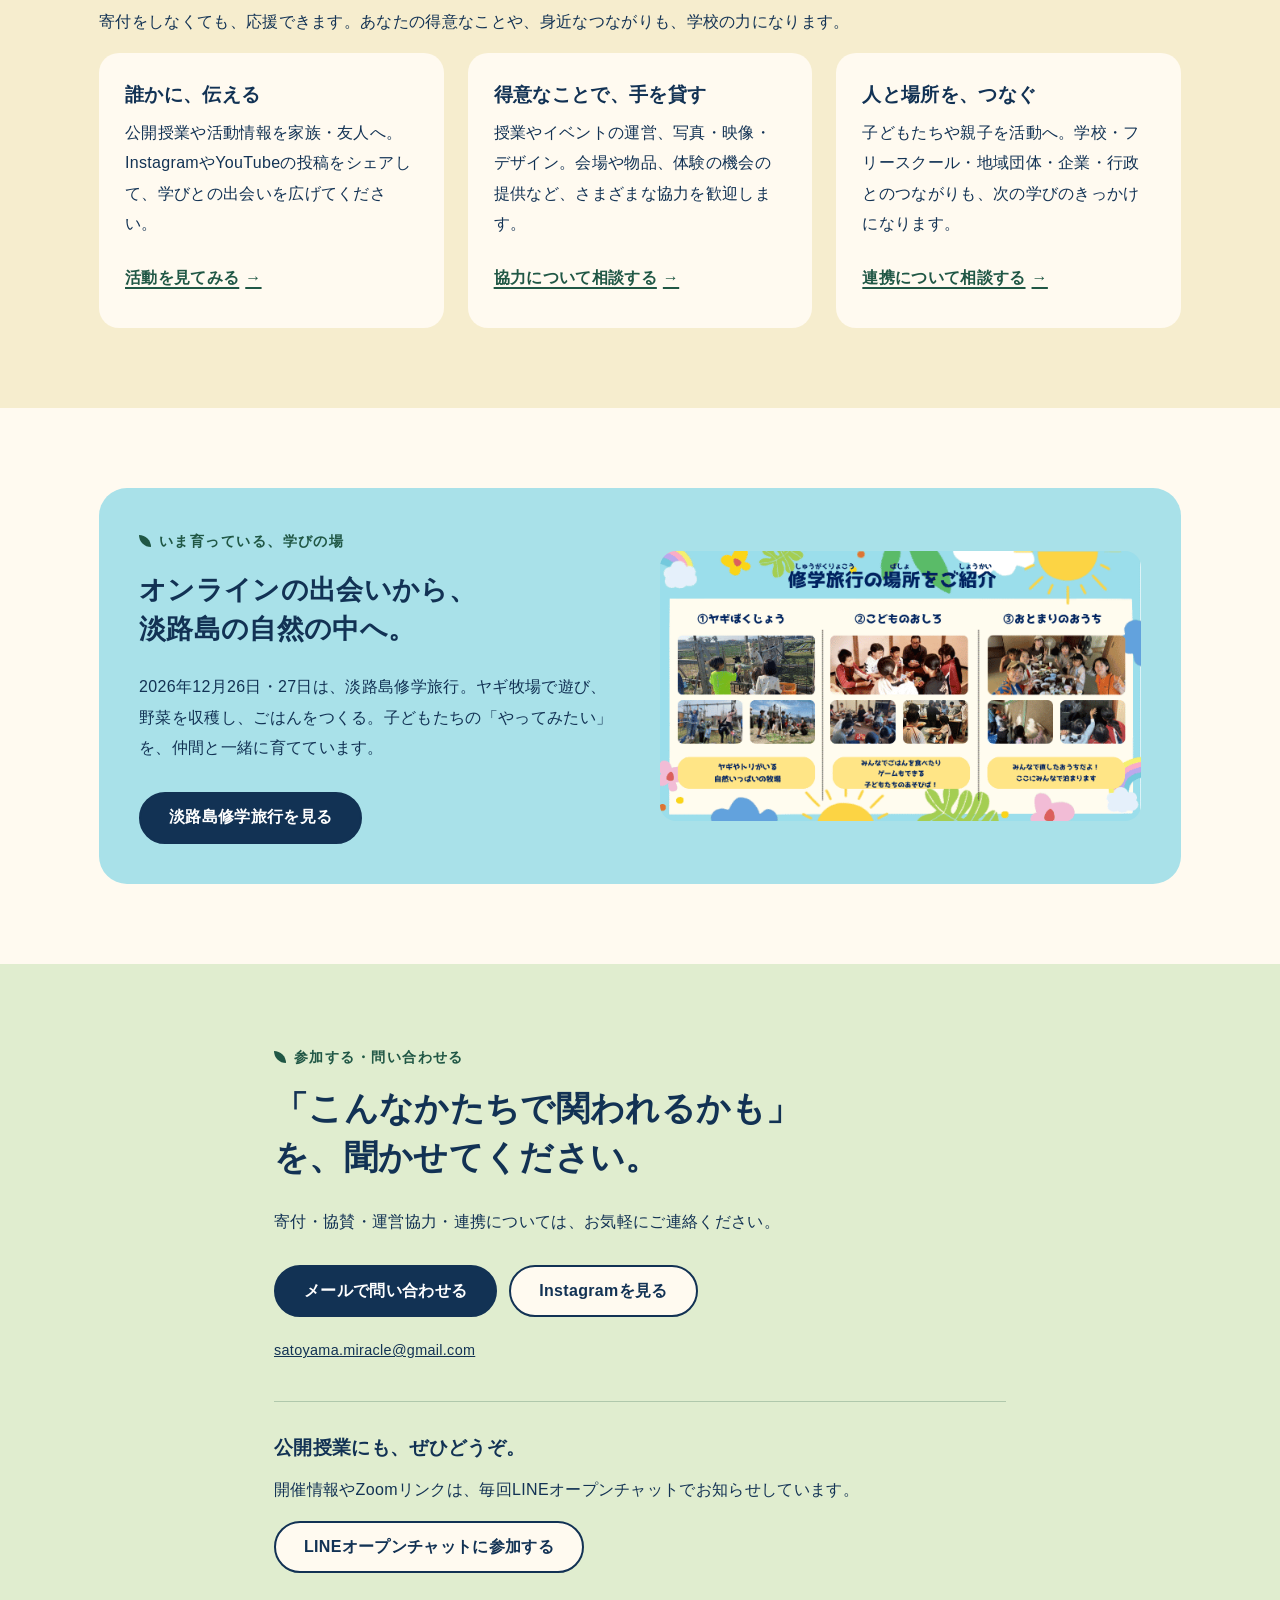
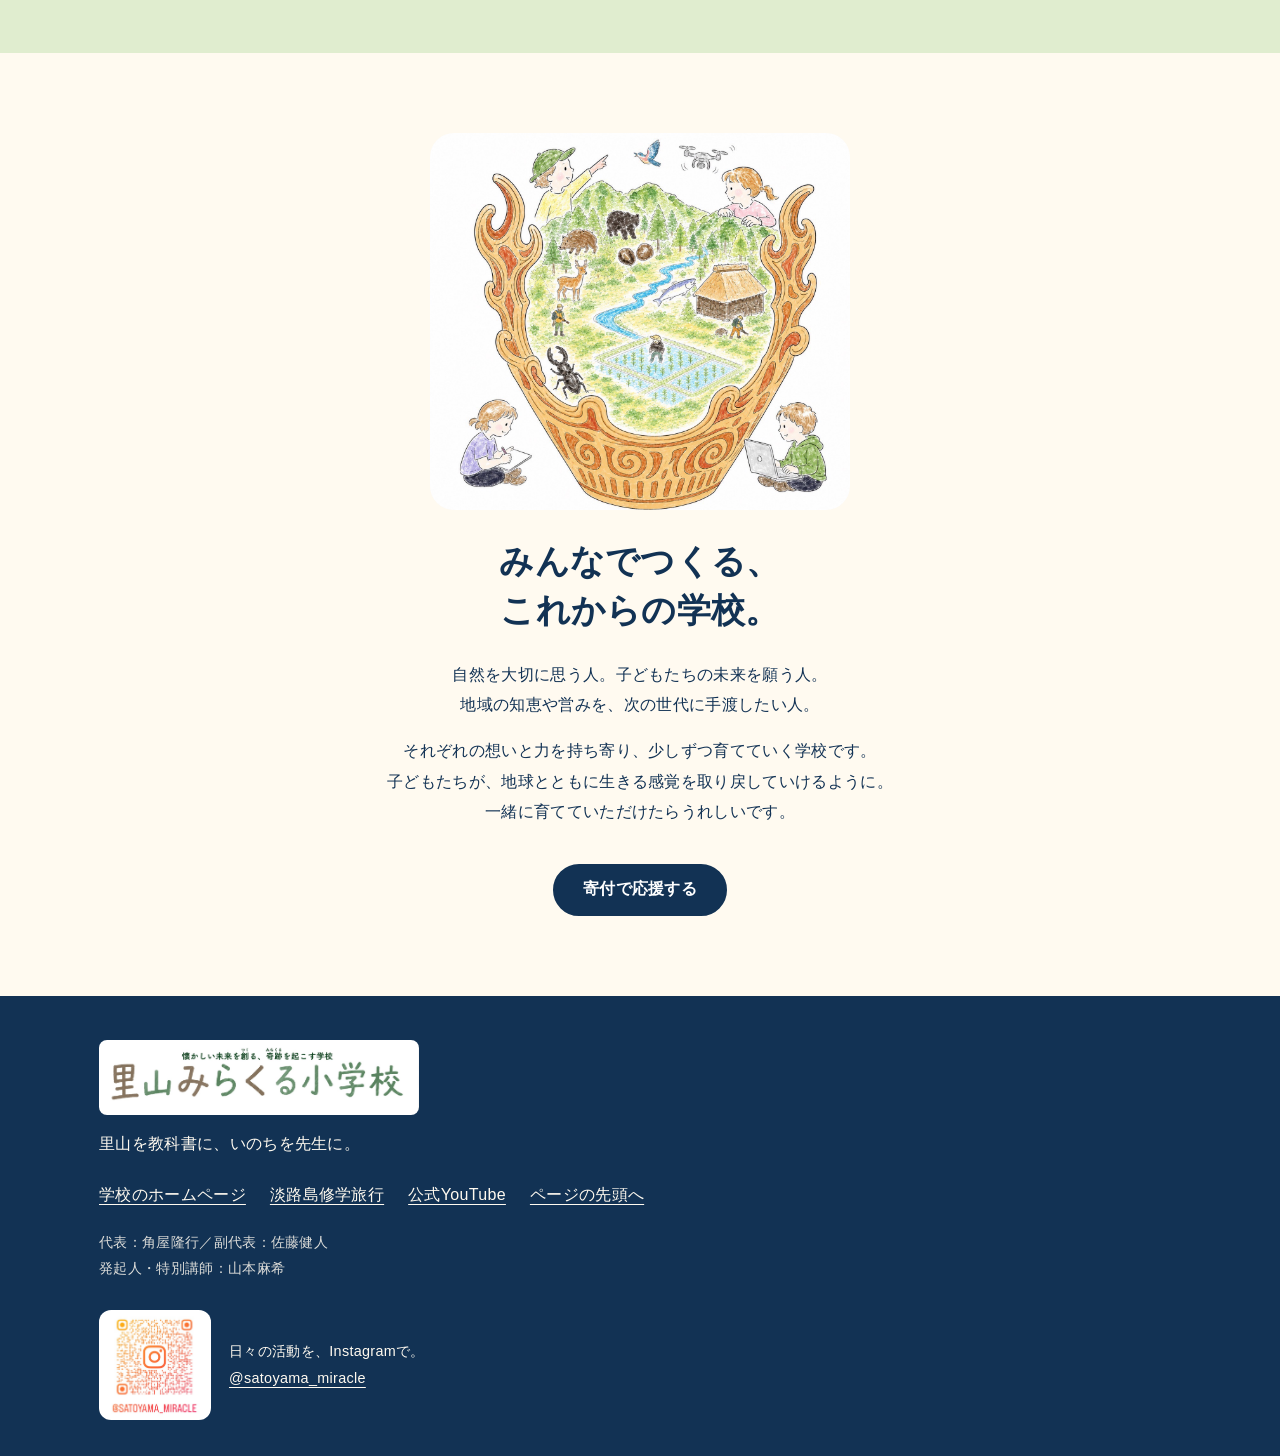
<file: donate.html>
<!DOCTYPE html>
<html lang="ja">
<head>
<meta charset="UTF-8"><meta name="viewport" content="width=device-width, initial-scale=1">
<title>応援・寄付のご案内｜里山みらくる小学校</title>
<meta name="description" content="子どもたちと一緒に、これからの学びの場を育てる。里山みらくる小学校への寄付の使い道、銀行振込先、運営協力や活動紹介などの応援方法をご案内します。">
<link rel="canonical" href="https://kento711.github.io/satoyama-awaji-trip/donate.html">
<link rel="icon" href="images/school-emblem.jpg" type="image/jpeg"><link rel="stylesheet" href="style.css"><link rel="stylesheet" href="donate.css"><script src="donate.js" defer></script>
<link rel="stylesheet" href="brand.css">
</head>
<body>
<a class="skip-link" href="#main">本文へ移動</a>
<header class="site-header"><div class="container header-inner"><a class="brand" href="https://kento711.github.io/satoyama-miracle-lp/"><img class="school-wordmark" src="images/school-wordmark.png" alt="里山みらくる小学校 — 懐かしい未来を創る、奇跡を起こす学校" width="1446" height="342"></a><nav class="global-nav" aria-label="ページ内メニュー"><ul><li><a href="#purpose">寄付の使い道</a></li><li><a href="#donate">寄付する</a></li><li><a href="#connect">お問い合わせ</a></li></ul></nav></div></header>
<main id="main">
<section class="hero donation-hero" id="top" aria-labelledby="hero-title"><div class="container hero-inner"><div><p class="eyebrow">SATOYAMA MIRACLE SCHOOL</p><p class="badge">応援・寄付のご案内</p><h1 id="hero-title">学びの種を、<br>一緒に育てよう。</h1><p class="hero-lead">山や川、田んぼや森。<br>子どもたちが、自然と出会う場所を。<br>一人ひとりの応援が、次の学びにつながります。</p><div class="btn-group"><a class="btn btn-primary" href="#donate">寄付で応援する</a><a class="btn btn-secondary" href="#ways">いろいろな応援のかたち</a></div><p class="hero-note">金額に決まりはありません。無理のないかたちで。</p></div><div class="hero-art"><img src="images/school-cover.jpg" alt="里山みらくる小学校のシンボルイラスト。森や川、田んぼで子どもたちが生き物や地域の暮らしに出会う風景" width="1536" height="1024" fetchpriority="high"><p class="art-caption">里山を教科書に、いのちを先生に。</p></div></div><svg class="hero-curve" viewBox="0 0 1440 90" preserveAspectRatio="none" aria-hidden="true"><path d="M0 40 C360 100 1080 -10 1440 50 V90 H0Z" fill="#FFFAF0"/></svg></section>
<section class="section" aria-labelledby="wish-title"><div class="container narrow"><p class="section-label">この学校を、一緒に育ててください</p><h2 id="wish-title">どこに暮らしていても、<br>自然やいのちを学べるように。</h2><p>里山みらくる小学校は、決まった校舎を持たない、全国に開かれた学びの場です。山や川、田んぼや森、地域の暮らしを教室に、それぞれの場所からつながっています。</p><p>人も、生き物も、同じ地球に生きる仲間。そのことを子どもたちと一緒に感じ、考える公開授業を、住む地域や環境にかかわらず、できる限り誰でも参加できるかたちで届け続けたいと考えています。</p><blockquote class="support-quote">大きな支援でなくても構いません。<br>一人ひとりの小さな応援が、<br>子どもたちの新しい学びの場を育てます。</blockquote></div></section>
<section class="section section-tint" id="purpose" aria-labelledby="purpose-title"><div class="container"><p class="section-label">寄付の使い道</p><h2 id="purpose-title">ひとつの応援から、広がる学び。</h2><p>お預かりした寄付は、里山みらくる小学校の活動を続け、広げていくために活用します。</p><ul class="cards support-cards"><li class="card"><span class="support-icon" aria-hidden="true"><svg viewBox="0 0 48 48"><path d="M24 13C17 8 9 9 5 12v26c5-3 12-3 19 1 7-4 14-4 19-1V12c-4-3-12-4-19 1Z" fill="#A9E1E9" stroke="#205745" stroke-width="2"/><path d="M24 13v26M11 18l7 1M11 24l7 1M30 19l7-1M30 25l7-1" stroke="#205745" stroke-width="2" stroke-linecap="round"/></svg></span><h3>授業と教材をつくる</h3><p>公開授業の企画・運営や、講師を招く費用に。教材・ワークシートづくりを支えます。</p></li><li class="card"><span class="support-icon" aria-hidden="true"><svg viewBox="0 0 48 48"><rect x="5" y="8" width="38" height="27" rx="5" fill="#A9E1E9" stroke="#205745" stroke-width="2"/><path d="m20 16 11 6-11 6Z" fill="#205745"/><path d="M24 35v6m-9 0h18" stroke="#205745" stroke-width="2" stroke-linecap="round"/></svg></span><h3>全国へ、学びを届ける</h3><p>Zoom・YouTubeなどの配信環境の整備に。撮影や編集、活動の記録・発信を支えます。</p></li><li class="card"><span class="support-icon" aria-hidden="true"><svg viewBox="0 0 48 48"><path d="M24 40V21" stroke="#205745" stroke-width="3" stroke-linecap="round"/><path d="M24 28C9 29 6 20 7 12c12 0 18 7 17 16Z" fill="#A9E1E9" stroke="#205745" stroke-width="2"/><path d="M24 21C24 9 32 5 42 7c-1 12-7 17-18 14Z" fill="#F9DF88" stroke="#205745" stroke-width="2"/><path d="M10 41h28" stroke="#205745" stroke-width="2" stroke-linecap="round"/></svg></span><h3>体験と学校を育てる</h3><p>自然体験やフィールド活動に。事務・広報などの学校運営と、これからの学びの場づくりを支えます。</p></li></ul><div class="report-note"><p>活動の様子や寄付の使い道は、<a href="https://www.instagram.com/satoyama_miracle/" target="_blank" rel="noopener">公式Instagram</a>や<a href="https://line.me/ti/g2/TcGjP4arY-a0Y1Un6yJZe2tauZV3L8b9zHHd9g?utm_source=invitation&amp;utm_medium=link_copy&amp;utm_campaign=default" target="_blank" rel="noopener">LINEオープンチャット</a>などで随時ご報告します。</p></div></div></section>
<section class="section" id="donate" aria-labelledby="donate-title"><div class="container donation-layout"><div class="donation-intro"><p class="section-label">寄付で応援する</p><h2 id="donate-title">あなたの気持ちを、<br>次の学びへ。</h2><p>寄付は、里山みらくる小学校の団体口座への銀行振込で受け付けています。</p><p><strong>金額に決まりはありません。</strong><br>無理のない範囲で応援していただけたらうれしいです。寄付は任意です。</p><p class="small-note">振込手数料は、ご負担をお願いいたします。</p><a class="card-link" href="mailto:satoyama.miracle@gmail.com">寄付について問い合わせる</a></div><div class="bank-card"><div class="bank-heading"><span class="badge">銀行振込</span><h3>お振込先</h3></div><dl class="bank-details"><div><dt>金融機関名</dt><dd>第四北越銀行</dd></div><div><dt>支店名・支店番号</dt><dd>大島支店 <span class="bank-code">085</span></dd></div><div><dt>口座種別</dt><dd>普通</dd></div><div class="account-row"><dt>口座番号</dt><dd><span id="account-number" class="account-number">6324201</span><button class="copy-button" type="button" data-copy="6324201" data-copy-label="口座番号" hidden>番号をコピー</button></dd></div><div><dt>口座名義</dt><dd class="account-name">サトヤマミラクルショウガッコウ</dd></div></dl><button class="btn btn-primary bank-copy" type="button" id="copy-bank" hidden>振込先をまとめてコピー</button><p id="copy-status" class="copy-status" role="status" aria-live="polite"></p><p class="bank-note">お振込の際は、表示される口座名義をご確認ください。</p></div></div></section>
<section class="section support-other" id="ways" aria-labelledby="ways-title"><div class="container"><p class="section-label">いろいろな応援のかたち</p><h2 id="ways-title">伝える。手を貸す。つなぐ。</h2><p>寄付をしなくても、応援できます。あなたの得意なことや、身近なつながりも、学校の力になります。</p><div class="cards"><article class="card"><h3>誰かに、伝える</h3><p>公開授業や活動情報を家族・友人へ。InstagramやYouTubeの投稿をシェアして、学びとの出会いを広げてください。</p><a class="card-link" href="https://www.instagram.com/satoyama_miracle/" target="_blank" rel="noopener">活動を見てみる</a></article><article class="card"><h3>得意なことで、手を貸す</h3><p>授業やイベントの運営、写真・映像・デザイン。会場や物品、体験の機会の提供など、さまざまな協力を歓迎します。</p><a class="card-link" href="mailto:satoyama.miracle@gmail.com">協力について相談する</a></article><article class="card"><h3>人と場所を、つなぐ</h3><p>子どもたちや親子を活動へ。学校・フリースクール・地域団体・企業・行政とのつながりも、次の学びのきっかけになります。</p><a class="card-link" href="mailto:satoyama.miracle@gmail.com">連携について相談する</a></article></div></div></section>
<section class="section" aria-labelledby="activity-title"><div class="container"><div class="support-trip"><div><p class="section-label">いま育っている、学びの場</p><h2 id="activity-title">オンラインの出会いから、<br>淡路島の自然の中へ。</h2><p>2026年12月26日・27日は、淡路島修学旅行。ヤギ牧場で遊び、野菜を収穫し、ごはんをつくる。子どもたちの「やってみたい」を、仲間と一緒に育てています。</p><a class="btn btn-primary" href="index.html">淡路島修学旅行を見る</a></div><img src="images/slide-7.png" width="596" height="335" loading="lazy" alt="淡路島修学旅行で訪れるヤギ牧場、こどものおしろ、お泊まりのおうち"></div></div></section>
<section class="section section-tint" id="connect" aria-labelledby="connect-title"><div class="container narrow"><p class="section-label">参加する・問い合わせる</p><h2 id="connect-title">「こんなかたちで関われるかも」<br>を、聞かせてください。</h2><p>寄付・協賛・運営協力・連携については、お気軽にご連絡ください。</p><div class="btn-group"><a class="btn btn-primary" href="mailto:satoyama.miracle@gmail.com">メールで問い合わせる</a><a class="btn btn-secondary" href="https://www.instagram.com/satoyama_miracle/" target="_blank" rel="noopener">Instagramを見る</a></div><p class="contact-email"><a href="mailto:satoyama.miracle@gmail.com">satoyama.miracle@gmail.com</a></p><div class="class-invite"><h3>公開授業にも、ぜひどうぞ。</h3><p>開催情報やZoomリンクは、毎回LINEオープンチャットでお知らせしています。</p><a class="btn btn-secondary" href="https://line.me/ti/g2/TcGjP4arY-a0Y1Un6yJZe2tauZV3L8b9zHHd9g?utm_source=invitation&amp;utm_medium=link_copy&amp;utm_campaign=default" target="_blank" rel="noopener">LINEオープンチャットに参加する</a></div></div></section>
<section class="section"><div class="container narrow closing-message"><img class="school-emblem" src="images/school-emblem.jpg" width="1324" height="1188" loading="lazy" alt="土器の中に里山と生き物が広がる学校のシンボル"><h2>みんなでつくる、<br>これからの学校。</h2><p>自然を大切に思う人。子どもたちの未来を願う人。<br>地域の知恵や営みを、次の世代に手渡したい人。</p><p>それぞれの想いと力を持ち寄り、少しずつ育てていく学校です。<br>子どもたちが、地球とともに生きる感覚を取り戻していけるように。<br>一緒に育てていただけたらうれしいです。</p><a class="btn btn-primary" href="#donate">寄付で応援する</a></div></section>
</main>
<footer class="site-footer"><div class="container footer-inner"><p class="footer-brand"><img class="school-wordmark" src="images/school-wordmark.png" alt="里山みらくる小学校 — 懐かしい未来を創る、奇跡を起こす学校" width="1446" height="342"></p><p>里山を教科書に、いのちを先生に。</p><ul class="footer-links"><li><a href="https://kento711.github.io/satoyama-miracle-lp/">学校のホームページ</a></li><li><a href="index.html">淡路島修学旅行</a></li><li><a href="https://www.youtube.com/channel/UClyQWqUoHBB0g0osXVbq9qA" target="_blank" rel="noopener">公式YouTube</a></li><li><a href="#top">ページの先頭へ</a></li></ul><p class="footer-members">代表：角屋隆行／副代表：佐藤健人<br>発起人・特別講師：山本麻希</p><div class="footer-social"><a href="https://www.instagram.com/satoyama_miracle/" target="_blank" rel="noopener" aria-label="里山みらくる小学校の公式Instagram"><img src="images/instagram-qr.png" width="454" height="448" loading="lazy" alt="公式Instagram @satoyama_miracle のQRコード"></a><p>日々の活動を、Instagramで。<br><a href="https://www.instagram.com/satoyama_miracle/" target="_blank" rel="noopener">@satoyama_miracle</a></p></div></div></footer>
</body></html>
</file>
<file: style.css>
/* 里山みらくる小学校 LP */
:root {
  --sky: #A9E1E9;
  --cream: #FFFAF0;
  --navy: #123254;
  --green: #205745;
  --leaf: #E0EDCF;
  --yellow: #F9DF88;
  --white: #FFFFFF;
  --radius: 20px;
  --max: 1130px;
}

*, *::before, *::after { box-sizing: border-box; }

html { scroll-behavior: smooth; -webkit-text-size-adjust: 100%; }
@media (prefers-reduced-motion: reduce) { html { scroll-behavior: auto; } }

body {
  margin: 0;
  background: var(--cream);
  color: var(--navy);
  font-family: "Hiragino Kaku Gothic ProN", "Hiragino Sans", "Noto Sans JP", "Yu Gothic", "YuGothic", Meiryo, sans-serif;
  font-size: 16px;
  line-height: 1.9;
  letter-spacing: .02em;
  overflow-wrap: anywhere;
}

img, svg { max-width: 100%; height: auto; display: block; }
a { color: inherit; }
:focus-visible { outline: 3px solid var(--navy); outline-offset: 3px; border-radius: 6px; }

.container { width: 100%; max-width: var(--max); margin: 0 auto; padding: 0 24px; }
.narrow { max-width: 780px; }

.sr-only {
  position: absolute; width: 1px; height: 1px; padding: 0; margin: -1px;
  overflow: hidden; clip: rect(0 0 0 0); white-space: nowrap; border: 0;
}
.skip-link {
  position: absolute; left: 12px; top: -60px; z-index: 10;
  background: var(--navy); color: var(--white); padding: 8px 16px; border-radius: 999px;
}
.skip-link:focus { top: 12px; }

/* ヘッダー */
.site-header { background: var(--sky); }
.header-inner {
  display: flex; align-items: center; justify-content: space-between;
  gap: 12px 24px; flex-wrap: wrap; padding-top: 14px; padding-bottom: 14px;
}
.brand {
  display: inline-flex; align-items: center; gap: 10px;
  font-weight: 700; font-size: 1.05rem; text-decoration: none;
}
.global-nav ul { display: flex; gap: 4px; list-style: none; margin: 0; padding: 0; }
.global-nav a {
  display: inline-block; padding: 8px 14px; border-radius: 999px;
  font-weight: 700; font-size: .95rem; text-decoration: none;
}
.global-nav a:hover { background: rgba(255, 250, 240, .7); }

/* ファーストビュー */
.hero { position: relative; background: var(--sky); padding: 40px 0 110px; }
.hero-inner {
  display: grid; grid-template-columns: 1.05fr 1fr; gap: 40px; align-items: center;
}
.eyebrow {
  margin: 0 0 12px; color: var(--green); font-weight: 700;
  font-size: .85rem; letter-spacing: .16em;
}
.hero h1 {
  margin: 0 0 20px; font-size: clamp(2rem, 4.6vw, 3.25rem);
  line-height: 1.35; font-weight: 800; letter-spacing: .04em;
}
.hero-lead { margin: 0 0 28px; font-size: 1.05rem; max-width: 30em; }
.hero-art img {
  width: 100%; border-radius: 28px; background: var(--cream);
  box-shadow: 0 12px 0 rgba(18, 50, 84, .08);
}
.hero-curve { position: absolute; left: 0; bottom: -1px; width: 100%; height: 70px; }

/* ボタン */
.btn-group { display: flex; flex-wrap: wrap; gap: 12px; }
.btn {
  display: inline-flex; align-items: center; justify-content: center;
  min-height: 52px; padding: 12px 28px; border-radius: 999px;
  font-weight: 700; font-size: 1rem; line-height: 1.4; text-decoration: none;
  border: 2px solid var(--navy); transition: transform .15s ease, background-color .15s ease;
}
.btn:hover { transform: translateY(-2px); }
.btn-primary { background: var(--navy); color: var(--white); }
.btn-primary:hover { background: #0B2440; }
.btn-secondary { background: var(--cream); color: var(--navy); }
.btn-secondary:hover { background: var(--white); }

/* セクション共通 */
.section { padding: 80px 0; }
.section-tint { background: var(--leaf); }
.section-label {
  margin: 0 0 8px; color: var(--green); font-weight: 700; font-size: .9rem; letter-spacing: .1em;
}
.section-label::before {
  content: ""; display: inline-block; width: 12px; height: 12px; margin-right: 8px;
  background: var(--green); border-radius: 0 12px 0 12px; vertical-align: -1px;
}
h1, h2, h3 { word-break: auto-phrase; }
h2 {
  margin: 0 0 24px; font-size: clamp(1.5rem, 3vw, 2.1rem); line-height: 1.45; font-weight: 800;
}
.section p { margin: 0 0 1em; }
.section .btn-group { margin-top: 28px; }

/* 活動カード */
.cards {
  display: grid; grid-template-columns: repeat(3, 1fr); gap: 24px;
  list-style: none; margin: 8px 0 0; padding: 0;
}
.card {
  display: flex; flex-direction: column; background: var(--cream);
  border-radius: var(--radius); padding: 28px 26px;
}
.card-icon {
  width: 60px; height: 60px; padding: 6px; margin-bottom: 14px;
  background: var(--white); border-radius: 16px;
}
.card h3 { margin: 0 0 8px; font-size: 1.2rem; line-height: 1.5; }
.card p { margin: 0 0 18px; flex-grow: 1; }
.card-link {
  align-self: flex-start; font-weight: 700; color: var(--green);
  text-decoration: underline; text-underline-offset: 4px; text-decoration-thickness: 2px;
  padding: 6px 0; display: inline-flex; align-items: center; gap: 6px;
}
.card-link::after { content: "→"; text-decoration: none; display: inline-block; }
.card-link:hover { color: var(--navy); }

/* 淡路島修学旅行 */
.trip {
  display: grid; grid-template-columns: 1fr 1.15fr; gap: 36px;
  background: var(--sky); border-radius: 32px; padding: 48px;
}
.badge {
  display: inline-block; margin: 0 0 10px; padding: 2px 14px;
  background: var(--yellow); border-radius: 999px; font-weight: 700; font-size: .9rem;
}
.trip h2 { margin-bottom: 18px; }
.trip-date { margin: 0 0 24px; }
.trip-date dt { font-weight: 700; color: var(--green); font-size: .9rem; }
.trip-date dd { margin: 0; font-size: 1.2rem; font-weight: 700; }
.notes { margin: 24px 0 0; padding: 0 0 0 1.2em; font-size: .95rem; }
.notes li { margin-bottom: 4px; }
.trip-plans { display: grid; gap: 18px; align-content: start; }
.plan { background: var(--cream); border-radius: var(--radius); padding: 24px 26px; }
.plan h3 {
  display: flex; flex-wrap: wrap; align-items: center; gap: 4px 12px;
  margin: 0 0 8px; font-size: 1.15rem;
}
.plan-tag {
  display: inline-block; padding: 0 12px; border-radius: 999px;
  background: var(--yellow); font-size: .9rem;
}
.plan-tag-stay { background: var(--leaf); color: var(--green); }
.plan p { margin: 0 0 6px; }
.plan-meta { font-size: .95rem; color: var(--green); font-weight: 700; }

/* フッター */
.site-footer { background: var(--navy); color: var(--cream); padding: 44px 0 36px; }
.footer-inner { display: grid; gap: 14px; }
.footer-brand {
  display: flex; align-items: center; gap: 10px; margin: 0; font-weight: 700; font-size: 1.05rem;
}
.footer-links { display: flex; flex-wrap: wrap; gap: 4px 24px; list-style: none; margin: 0; padding: 0; }
.footer-links a { display: inline-block; padding: 6px 0; text-underline-offset: 4px; }
.footer-members { margin: 6px 0 0; font-size: .85rem; opacity: .85; }
.site-footer :focus-visible { outline-color: var(--yellow); }

/* タブレット */
@media (max-width: 900px) {
  .cards { grid-template-columns: 1fr 1fr; }
  .trip { padding: 36px; gap: 28px; }
}

/* スマホ */
@media (max-width: 620px) {
  .container { padding: 0 20px; }
  .header-inner { padding-top: 12px; padding-bottom: 8px; }
  .global-nav { width: 100%; }
  .global-nav ul { justify-content: space-between; }
  .global-nav a { padding: 6px 10px; }
  .hero { padding: 24px 0 80px; }
  .hero-inner { grid-template-columns: 1fr; gap: 28px; }
  .hero-curve { height: 44px; }
  .btn-group { flex-direction: column; }
  .btn { width: 100%; }
  .section { padding: 56px 0; }
  .cards { grid-template-columns: 1fr; gap: 16px; }
  .trip { grid-template-columns: 1fr; padding: 28px 20px; border-radius: 24px; }
  .plan { padding: 20px; }
}
/* 修学旅行ページ */
.hero-subtitle{font-size:1.15rem;font-weight:700;margin:0 0 10px}.hero-date{font-size:clamp(1.3rem,2.4vw,1.8rem);font-weight:800;margin:0 0 18px}.hero-date small{font-size:.65em;border:1px solid currentColor;border-radius:50%;padding:2px 5px}.art-caption{text-align:center;font-weight:700;font-size:.9rem;margin:20px 0 0}.mobile-only{display:none}.quick-facts{display:grid;grid-template-columns:repeat(3,1fr);gap:20px;border-top:1px solid #12325430;margin-top:36px;padding-top:25px}.quick-facts small,.quick-facts strong{display:block}.quick-facts small{color:var(--green)}.activity-number{color:var(--green);font-weight:700;font-size:.85rem;margin-bottom:20px}.wide-slide{max-width:780px;margin:40px auto 0}.image-button{display:block;width:100%;padding:0;border:0;border-radius:16px;overflow:hidden;cursor:zoom-in;background:var(--sky)}.image-button img{width:100%}.image-button:hover{box-shadow:0 0 0 3px var(--green)}figcaption,.small-note{font-size:.85rem;margin-top:14px!important;color:var(--green)}.schedule-grid,.join-plans{display:grid;grid-template-columns:1fr 1fr;gap:28px;margin-top:32px}.day{background:white;border-radius:24px;overflow:hidden;border:1px solid #12325418;padding:24px}.day-heading{display:flex;align-items:center;gap:18px;margin-bottom:20px}.day-heading>span{font-size:.8rem;font-weight:800;color:var(--green);border-bottom:3px solid var(--yellow)}.day-heading h3{margin:0;font-size:1.3rem}.day-heading small{font-size:.65em}.timeline{list-style:none;padding:0;margin:30px 0 0}.timeline li{display:grid;grid-template-columns:62px 1fr;gap:16px;padding-bottom:20px}.timeline time{font-size:.95rem;color:var(--green);font-weight:700}.timeline li>div{position:relative;padding-left:20px;border-left:2px solid var(--leaf)}.timeline li>div:before{content:'';width:10px;height:10px;border-radius:50%;background:var(--green);position:absolute;left:-6px;top:9px}.timeline p{font-size:.9rem;margin:4px 0 0}.day-note{background:var(--leaf);border-radius:16px;padding:22px;margin-top:16px!important;font-weight:700}.people-grid{display:grid;grid-template-columns:repeat(2,1fr);gap:24px;margin-top:30px}.person{background:var(--cream);border-radius:20px;overflow:hidden}.person img{width:100%}.person h3{margin:18px 22px 8px}.person h3 small{font-size:.7em;display:inline-block}.person p{font-size:.9rem;margin:0 22px 24px}.join-plans .plan{background:var(--leaf);padding:32px}.join-plans .stay-plan{background:var(--sky)}.join-plans .plan h3{font-size:1.4rem;margin-top:10px}.info-list{margin:24px 0 0}.info-list>div{display:grid;grid-template-columns:60px 1fr;gap:14px;padding:12px 0;border-top:1px solid #12325422}.info-list dt{font-weight:700;color:var(--green)}.info-list dd{margin:0}.practical{padding:28px 0}.practical ul{padding-left:1.3em}.apply{text-align:center;background:var(--sky);border-radius:32px;padding:48px 24px}.apply .btn{margin:10px 0}.apply .small-note{margin-bottom:0}details{border-bottom:1px solid #20574540;padding:22px 0}summary{font-weight:700;cursor:pointer;padding-right:16px}details p{margin:14px 0 0!important}dialog{max-width:1100px;width:calc(100% - 32px);padding:20px;border:0;border-radius:20px;background:var(--cream);color:var(--navy)}dialog::backdrop{background:#123254cc}.dialog-bar{display:flex;justify-content:space-between;align-items:center;gap:16px;margin-bottom:16px}.dialog-bar h2{font-size:1rem;margin:0}.dialog-bar button{font:inherit;cursor:pointer;border:1px solid var(--navy);border-radius:24px;padding:8px 18px;background:white;color:var(--navy)}dialog img{width:100%;max-height:75vh;object-fit:contain}body:has(dialog[open]){overflow:hidden}.site-footer p{margin:0}section[id]{scroll-margin-top:24px}
@media(max-width:900px){.people-grid{grid-template-columns:1fr 1fr}.schedule-grid{gap:18px}.day{padding:18px}}
@media(max-width:620px){.mobile-only{display:block}.hero-subtitle{font-size:1rem}.hero-date{font-size:1.4rem}.quick-facts{grid-template-columns:1fr;gap:14px}.quick-facts>div{display:flex;justify-content:space-between;gap:10px}.schedule-grid,.join-plans,.people-grid{grid-template-columns:1fr}.day{padding:20px}.join-plans .plan{padding:24px}.apply{padding:36px 20px}.wide-slide{margin-top:28px}.hero .btn-group{gap:10px}.hero-art{max-width:460px}.dialog-bar button{white-space:nowrap}.brand{font-size:1rem}}
@media(prefers-reduced-motion:reduce){.btn{transition:none}.btn:hover{transform:none}}
.rain-section{background:#f6edce}.rain-grid{display:grid;grid-template-columns:1fr 1.2fr;align-items:center;gap:40px}.team-note{max-width:780px;margin:30px auto 0!important;font-size:.95rem}
@media(min-width:621px) and (max-width:900px){.hero-inner{grid-template-columns:1.2fr 1fr;gap:24px}.hero-date{font-size:1.25rem}.hero-subtitle{font-size:1rem}.hero .eyebrow{font-size:.7rem}}
@media(max-width:620px){.rain-grid{grid-template-columns:1fr;gap:24px}}

/* 説明会アーカイブ */
.archive-section{background:#f6edce}.archive-inner{max-width:1008px}.archive-heading{display:flex;align-items:center;flex-wrap:wrap;gap:12px;margin-bottom:12px}.archive-heading .section-label,.archive-heading .badge{margin:0}.archive-heading .badge{font-size:.8rem}.archive-lead{max-width:48em}.video-frame{aspect-ratio:16/9;margin-top:30px;overflow:hidden;border-radius:24px;background:var(--navy);box-shadow:0 10px 0 #1232540d}.video-frame iframe{display:block;width:100%;height:100%;border:0}.archive-actions{display:flex;align-items:center;flex-wrap:wrap;gap:16px 28px;margin-top:30px}.archive-section .small-note{margin-bottom:0}@media(max-width:620px){.video-frame{border-radius:14px;margin-top:24px}.archive-actions{align-items:flex-start;flex-direction:column;gap:12px}.archive-actions .btn{width:auto}.global-nav a{padding:6px 8px;font-size:.85rem}}
</file>
<file: brand.css>
/* Notionの学校ロゴ・シンボルを全ページで共有 */
.brand{display:inline-block;flex-shrink:0;max-width:100%;line-height:0;background:#fff;border-radius:10px;overflow:hidden}.brand .school-wordmark{display:block;width:340px;height:auto}.hero-art img{background:#fff;object-fit:contain}.school-symbol{margin:36px auto 0;max-width:440px}.school-symbol img{width:100%;height:auto;border-radius:24px}.school-symbol figcaption{text-align:center;font-size:.85rem;color:var(--green);margin-top:14px}.footer-brand{display:block}.footer-brand .school-wordmark{width:320px;height:auto;background:#fff;border-radius:8px}.footer-social{display:flex;gap:18px;align-items:center;margin-top:14px}.footer-social>a{flex-shrink:0;background:#fff;border-radius:12px;overflow:hidden}.footer-social img{width:112px;height:auto}.footer-social p{margin:0;font-size:.9rem}.footer-social a{text-underline-offset:4px}.closing-message>.school-emblem{width:min(100%,420px);height:auto;border-radius:24px;margin:0 auto 28px}.header-inner{gap:12px 24px}
@media(max-width:700px){.brand .school-wordmark{width:300px}.hero-inner{grid-template-columns:1fr}.hero-art{max-width:580px;width:100%;margin:auto}.footer-brand .school-wordmark{width:min(100%,300px)}.school-symbol{max-width:400px}.footer-social img{width:96px}}
</file>
<file: donate.css>
.hero-note{font-size:.85rem;color:var(--green);margin:18px 0 0}.donation-hero h1{font-size:clamp(2rem,4.6vw,3.25rem)}.support-quote{margin:36px 0 0;padding:24px 28px;border-left:4px solid var(--green);border-radius:0 20px 20px 0;background:var(--leaf);font-size:1.15rem;font-weight:700}.support-icon{display:block;width:64px;height:64px;padding:8px;background:white;border-radius:18px;margin-bottom:22px}.support-cards .card p{margin-bottom:0}.report-note{display:flex;align-items:flex-start;gap:16px;margin-top:28px;max-width:800px}.report-note img{flex-shrink:0;margin-top:3px}.report-note p{margin:0}.report-note a{text-underline-offset:4px}.donation-layout{display:grid;grid-template-columns:1fr 1.2fr;gap:56px;align-items:start}.donation-intro{padding-top:22px}.bank-card{background:white;border:2px solid var(--sky);border-radius:28px;padding:30px;box-shadow:0 10px 0 #12325408}.bank-heading{display:flex;align-items:center;gap:14px}.bank-heading .badge{margin:0}.bank-heading h3{margin:0;font-size:1.3rem}.bank-details{margin:24px 0}.bank-details>div{padding:17px 0;border-top:1px solid #12325422}.bank-details dt{font-size:.85rem;font-weight:700;color:var(--green);margin-bottom:4px}.bank-details dd{margin:0;font-size:1.15rem;font-weight:700}.bank-code{font-size:.85em;display:inline-block;margin-left:10px;background:var(--leaf);padding:0 8px;border-radius:6px}.account-row dd{display:flex;align-items:center;flex-wrap:wrap;gap:12px 20px}.account-number{font-size:2.2rem;letter-spacing:.08em;font-variant-numeric:tabular-nums}.bank-details .account-name{font-size:1.05rem;overflow-wrap:anywhere}.copy-button{font:inherit;font-size:.8rem;padding:8px 14px;border:1px solid var(--green);border-radius:999px;background:var(--cream);color:var(--green);cursor:pointer;min-height:44px}.copy-button:hover{background:var(--leaf)}.bank-copy{width:100%;cursor:pointer;font-family:inherit}.bank-note{font-size:.8rem;color:var(--green);margin:12px 0 0!important}.copy-status{font-size:.85rem;color:var(--green);min-height:1.9em;margin:12px 0 0!important}.support-other{background:#f6edce}.support-trip{display:grid;grid-template-columns:1fr 1fr;gap:40px;align-items:center;background:var(--sky);padding:40px;border-radius:28px}.support-trip img{border-radius:16px;width:100%}.support-trip h2{font-size:1.7rem}.support-trip .btn{margin-top:12px}.contact-email{margin-top:20px!important;font-size:.9rem}.class-invite{border-top:1px solid #20574540;margin-top:36px;padding-top:28px}.class-invite h3{margin:0 0 10px}.closing-message{text-align:center}.closing-message>img{margin:0 auto 24px}.closing-message .btn{margin-top:20px}[hidden]{display:none!important}
@media(max-width:900px){.donation-layout{gap:28px;grid-template-columns:1fr 1.2fr}.bank-card{padding:24px}.support-trip{padding:28px;gap:24px}}
@media(max-width:700px){.donation-layout,.support-trip{grid-template-columns:1fr}.donation-intro{padding-top:0}.donation-hero .hero-inner{grid-template-columns:1fr}.donation-hero .hero-art{max-width:460px;margin:auto}.support-quote{padding:20px;font-size:1rem}.bank-card{padding:22px;border-radius:22px}.bank-details .account-name{font-size:.95rem}.support-trip{padding:24px}.support-trip h2{font-size:1.5rem}.closing-message br{display:none}.closing-message h2 br{display:initial}}
</file>
